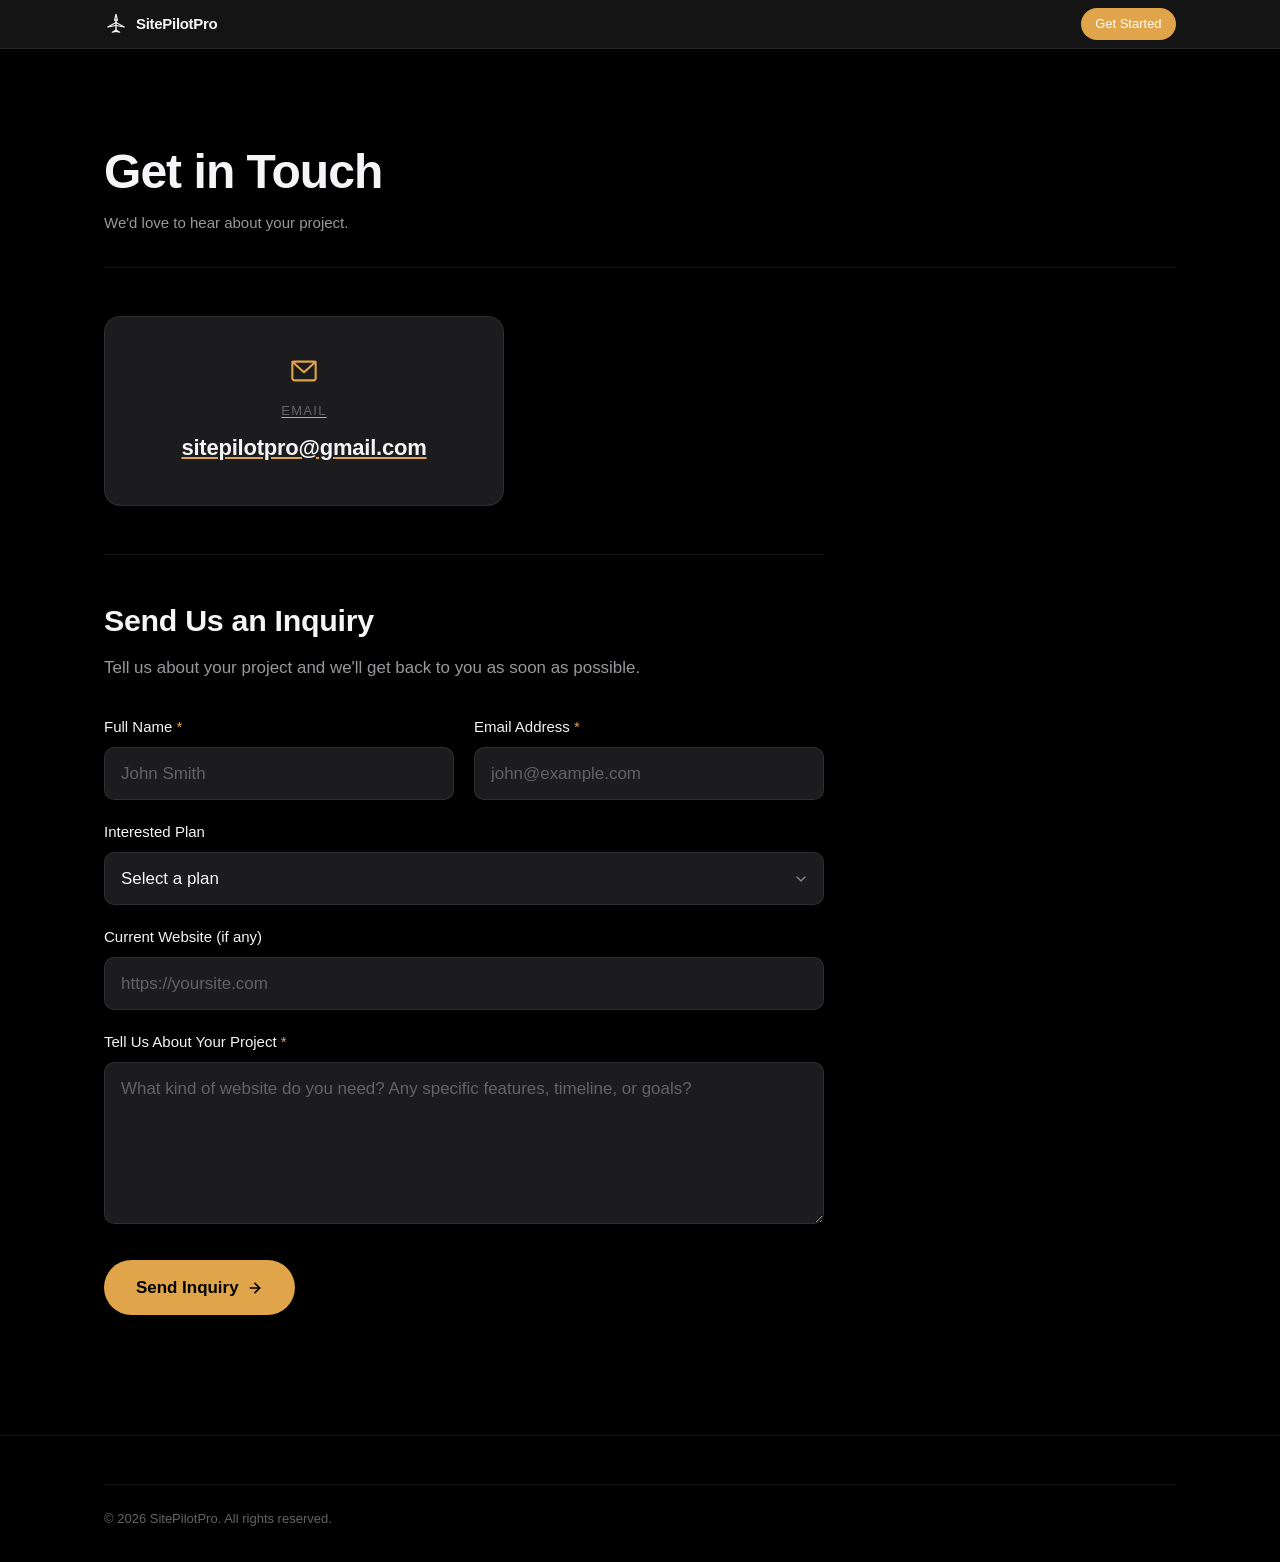
<file: contact.html>
<!DOCTYPE html>
<html lang="en" data-theme="dark">
<head>
<!--
   ______                            __
  / ____/___  ____ ___  ____  __  __/ /____  _____
 / /   / __ \/ __ `__ \/ __ \/ / / / __/ _ \/ ___/
/ /___/ /_/ / / / / / / /_/ / /_/ / /_/  __/ /
\____/\____/_/ /_/ /_/ .___/\__,_/\__/\___/_/
                    /_/
        Created with Perplexity Computer
        https://www.perplexity.ai/computer
-->
<meta name="generator" content="Perplexity Computer">
<meta name="author" content="Perplexity Computer">
<meta property="og:see_also" content="https://www.perplexity.ai/computer">
<link rel="author" href="https://www.perplexity.ai/computer">

<meta charset="UTF-8">
<meta name="viewport" content="width=device-width, initial-scale=1.0">
<title>Contact SitePilotPro — Get a Free Web Design Consultation</title>
<meta name="description" content="Contact SitePilotPro for professional web design services. Send us an inquiry or email sitepilotpro@gmail.com. Free consultations available.">
<link rel="canonical" href="https://sitepilotpro.org/contact.html">

<!-- Open Graph -->
<meta property="og:type" content="website">
<meta property="og:title" content="Contact SitePilotPro — Get a Free Web Design Consultation">
<meta property="og:description" content="Reach out for professional web design services. Send an inquiry or email sitepilotpro@gmail.com.">
<meta property="og:url" content="https://sitepilotpro.org/contact.html">
<meta property="og:site_name" content="SitePilotPro">

<!-- Twitter Card -->
<meta name="twitter:card" content="summary">
<meta name="twitter:title" content="Contact SitePilotPro — Get a Free Web Design Consultation">
<meta name="twitter:description" content="Reach out for professional web design services. Free consultations available.">

<!-- Structured Data: ContactPage + LocalBusiness -->
<script type="application/ld+json">
{
  "@context": "https://schema.org",
  "@type": "ContactPage",
  "name": "Contact SitePilotPro",
  "url": "https://sitepilotpro.org/contact.html",
  "mainEntity": {
    "@type": "ProfessionalService",
    "name": "SitePilotPro",
    "url": "https://sitepilotpro.org",
    "email": "sitepilotpro@gmail.com",
    "description": "Premium web design and development services for businesses. Custom websites, e-commerce, SEO optimization, and ongoing support.",
    "priceRange": "$500 - $4,000+",
    "areaServed": "Worldwide",
    "serviceType": ["Web Design", "Web Development", "E-Commerce", "SEO", "Landing Pages"],
    "contactPoint": {
      "@type": "ContactPoint",
      "email": "sitepilotpro@gmail.com",
      "contactType": "sales",
      "availableLanguage": "English"
    },
    "creator": {
      "@type": "SoftwareApplication",
      "name": "Perplexity Computer",
      "url": "https://www.perplexity.ai/computer"
    }
  }
}
</script>

<link rel="stylesheet" href="./base.css">
<link rel="stylesheet" href="./style.css">
</head>
<body>

<nav class="nav" role="navigation" aria-label="Primary navigation">
  <div class="nav__inner">
    <a href="./index.html" class="nav__logo" aria-label="SitePilotPro home">
      <svg width="28" height="28" viewBox="0 0 32 32" fill="none" aria-hidden="true">
        <path d="M16 3L18 11H14L16 3Z" fill="currentColor" opacity="0.15"/>
        <path d="M16 3L18 11H14L16 3Z" stroke="currentColor" stroke-width="1.5" stroke-linejoin="round"/>
        <line x1="16" y1="10" x2="16" y2="26" stroke="currentColor" stroke-width="1.8" stroke-linecap="round"/>
        <path d="M16 14L5 20L16 18" stroke="currentColor" stroke-width="1.6" stroke-linecap="round" stroke-linejoin="round"/>
        <path d="M16 14L27 20L16 18" stroke="currentColor" stroke-width="1.6" stroke-linecap="round" stroke-linejoin="round"/>
        <path d="M16 24L11 27L16 26" stroke="currentColor" stroke-width="1.4" stroke-linecap="round" stroke-linejoin="round"/>
        <path d="M16 24L21 27L16 26" stroke="currentColor" stroke-width="1.4" stroke-linecap="round" stroke-linejoin="round"/>
      </svg>
      SitePilotPro
    </a>
    <div class="nav__actions">
      <a href="./index.html#pricing" class="nav__cta">Get Started</a>
    </div>
  </div>
</nav>

<main class="legal">
  <div class="container">
    <div class="legal__header">
      <h1 class="legal__title">Get in Touch</h1>
      <p class="legal__date">We'd love to hear about your project.</p>
    </div>

    <div class="legal__content">

      <!-- Contact Cards -->
      <section class="contact-cards" aria-label="Contact information">
        <a href="mailto:sitepilotpro@gmail.com" class="contact-card">
          <div class="contact-card__icon">
            <svg width="28" height="28" viewBox="0 0 24 24" fill="none" stroke="currentColor" stroke-width="1.8" stroke-linecap="round" stroke-linejoin="round" aria-hidden="true">
              <rect x="2" y="4" width="20" height="16" rx="2"/>
              <path d="M22 4L12 13L2 4"/>
            </svg>
          </div>
          <div class="contact-card__label">Email</div>
          <div class="contact-card__value">sitepilotpro@gmail.com</div>
        </a>


      </section>

      <!-- Inquiry Form -->
      <section class="contact-form-section" aria-label="Send an inquiry">
        <h2>Send Us an Inquiry</h2>
        <p>Tell us about your project and we'll get back to you as soon as possible.</p>

        <form name="inquiry" method="POST" data-netlify="true" netlify-honeypot="bot-field" class="contact-form" action="/success.html">
          <input type="hidden" name="form-name" value="inquiry">
          <!-- Honeypot field for spam prevention (hidden from users) -->
          <p class="visually-hidden" aria-hidden="true">
            <label>Don't fill this out: <input name="bot-field"></label>
          </p>

          <div class="form-row">
            <div class="form-group">
              <label for="name" class="form-label">Full Name <span aria-hidden="true">*</span></label>
              <input type="text" id="name" name="name" required autocomplete="name" placeholder="John Smith" class="form-input">
            </div>
            <div class="form-group">
              <label for="email" class="form-label">Email Address <span aria-hidden="true">*</span></label>
              <input type="email" id="email" name="email" required autocomplete="email" placeholder="john@example.com" class="form-input">
            </div>
          </div>

          <div class="form-group">
            <label for="plan" class="form-label">Interested Plan</label>
            <select id="plan" name="plan" class="form-input form-select">
              <option value="" disabled selected>Select a plan</option>
              <option value="Scout ($500 setup)">Scout — $500 setup + $75/mo</option>
              <option value="Voyager ($1,000 setup)">Voyager — $1,000 setup + $50/wk</option>
              <option value="Explorer ($4,000 setup)">Explorer — $4,000 setup + $100/wk</option>
              <option value="Not sure yet">Not sure yet</option>
            </select>
          </div>

          <div class="form-group">
            <label for="website" class="form-label">Current Website (if any)</label>
            <input type="url" id="website" name="website" autocomplete="url" placeholder="https://yoursite.com" class="form-input">
          </div>

          <div class="form-group">
            <label for="message" class="form-label">Tell Us About Your Project <span aria-hidden="true">*</span></label>
            <textarea id="message" name="message" required rows="5" placeholder="What kind of website do you need? Any specific features, timeline, or goals?" class="form-input form-textarea"></textarea>
          </div>

          <button type="submit" class="btn btn--primary form-submit">
            Send Inquiry
            <svg width="16" height="16" viewBox="0 0 24 24" fill="none" stroke="currentColor" stroke-width="2.5" stroke-linecap="round" stroke-linejoin="round" aria-hidden="true"><path d="M5 12h14"/><path d="m12 5 7 7-7 7"/></svg>
          </button>
        </form>
      </section>

    </div>
  </div>
</main>

<footer class="footer">
  <div class="container">
    <div class="footer__bottom">
      <div class="footer__copyright">&copy; 2026 SitePilotPro. All rights reserved.</div>

    </div>
  </div>
</footer>

</body>
</html>
</file>
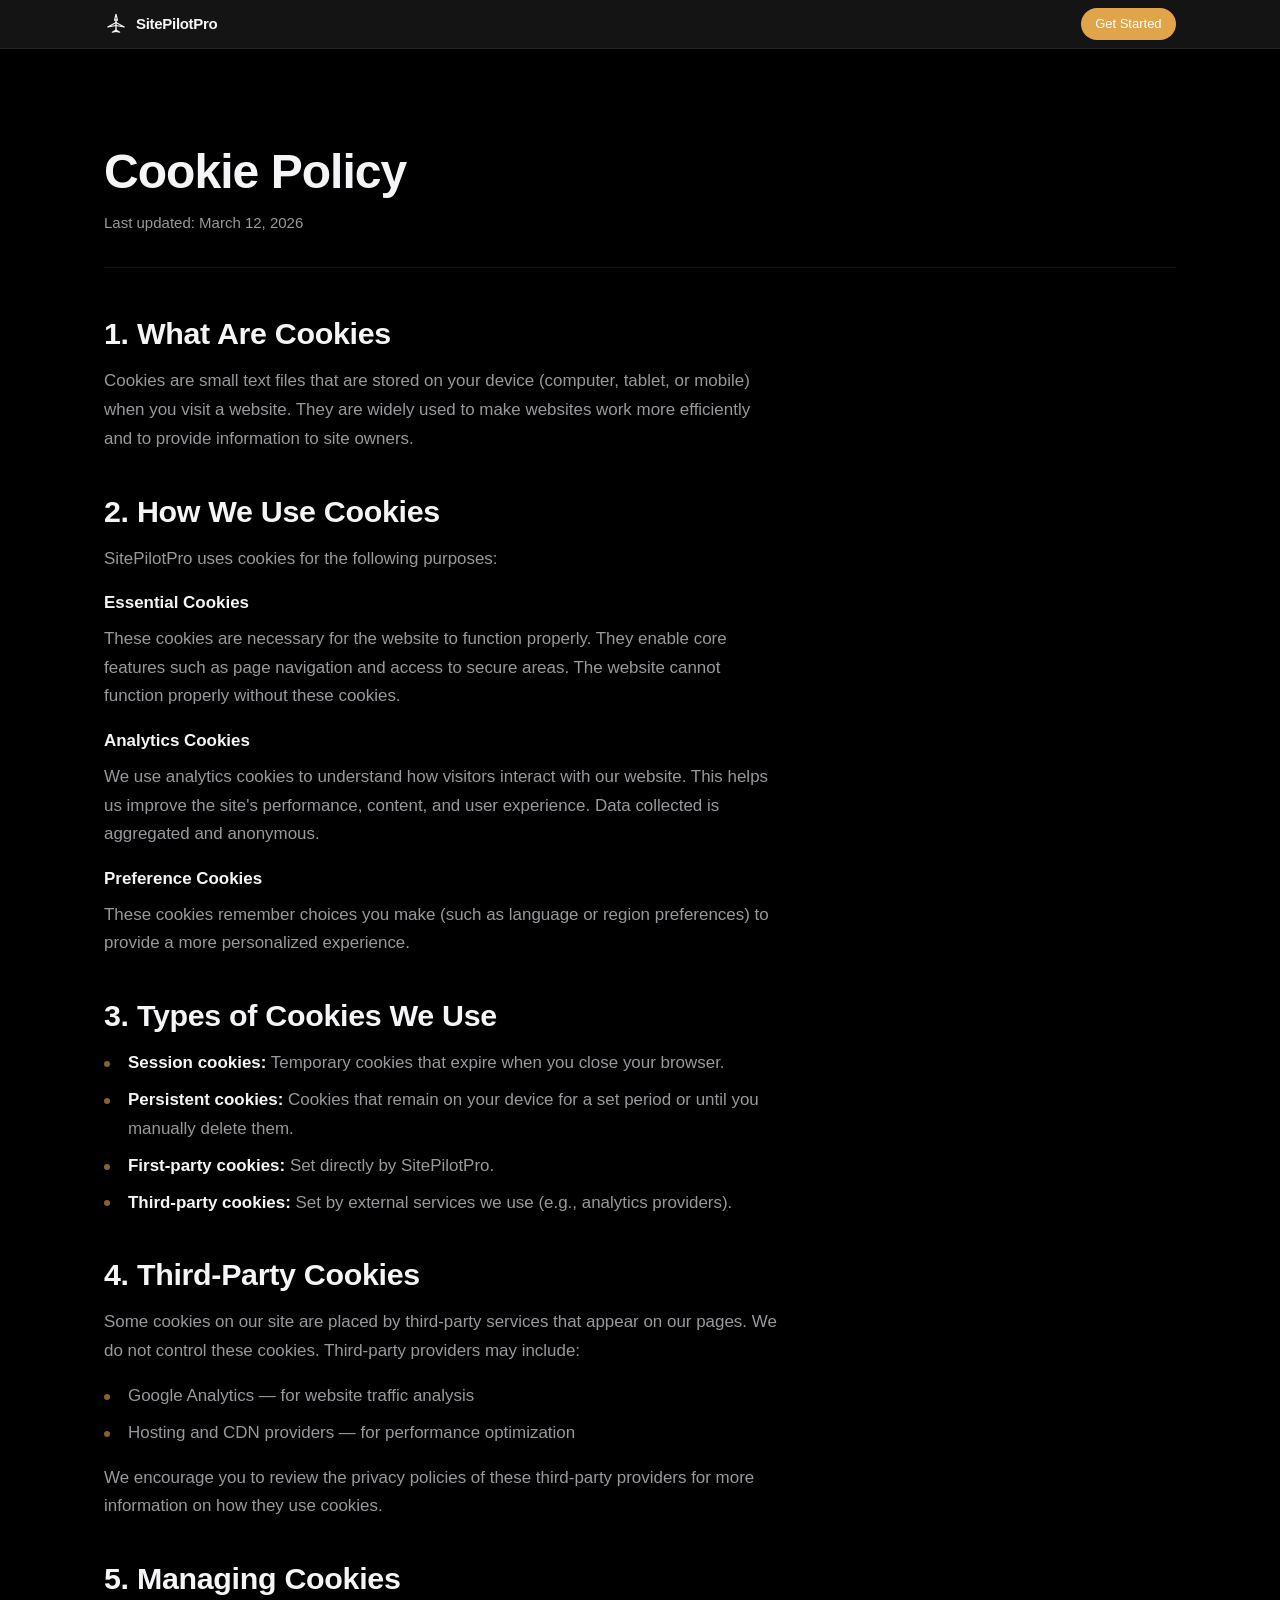
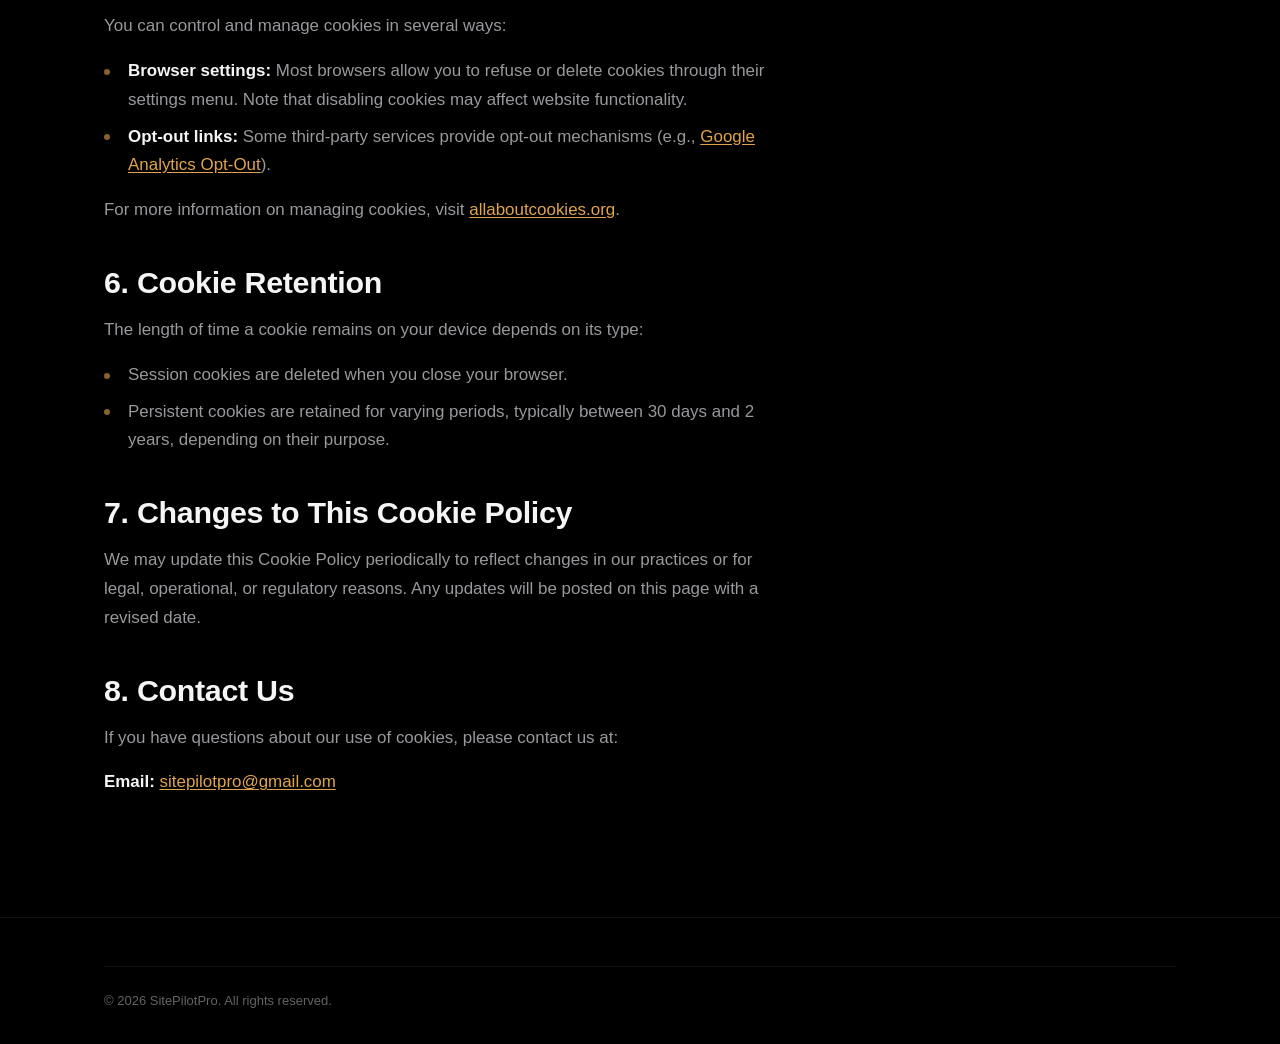
<file: cookies.html>
<!DOCTYPE html>
<html lang="en" data-theme="dark">
<head>
<!--
   ______                            __
  / ____/___  ____ ___  ____  __  __/ /____  _____
 / /   / __ \/ __ `__ \/ __ \/ / / / __/ _ \/ ___/
/ /___/ /_/ / / / / / / /_/ / /_/ / /_/  __/ /
\____/\____/_/ /_/ /_/ .___/\__,_/\__/\___/_/
                    /_/
        Created with Perplexity Computer
        https://www.perplexity.ai/computer
-->
<meta name="generator" content="Perplexity Computer">
<meta name="author" content="Perplexity Computer">
<meta property="og:see_also" content="https://www.perplexity.ai/computer">
<link rel="author" href="https://www.perplexity.ai/computer">

<meta charset="UTF-8">
<meta name="viewport" content="width=device-width, initial-scale=1.0">
<title>Cookie Policy — SitePilotPro</title>
<meta name="description" content="SitePilotPro Cookie Policy — how we use cookies and similar tracking technologies on our website.">
<link rel="stylesheet" href="./base.css">
<link rel="stylesheet" href="./style.css">
</head>
<body>

<nav class="nav" role="navigation" aria-label="Primary navigation">
  <div class="nav__inner">
    <a href="./index.html" class="nav__logo" aria-label="SitePilotPro home">
      <svg width="28" height="28" viewBox="0 0 32 32" fill="none" aria-hidden="true">
        <path d="M16 3L18 11H14L16 3Z" fill="currentColor" opacity="0.15"/>
        <path d="M16 3L18 11H14L16 3Z" stroke="currentColor" stroke-width="1.5" stroke-linejoin="round"/>
        <line x1="16" y1="10" x2="16" y2="26" stroke="currentColor" stroke-width="1.8" stroke-linecap="round"/>
        <path d="M16 14L5 20L16 18" stroke="currentColor" stroke-width="1.6" stroke-linecap="round" stroke-linejoin="round"/>
        <path d="M16 14L27 20L16 18" stroke="currentColor" stroke-width="1.6" stroke-linecap="round" stroke-linejoin="round"/>
        <path d="M16 24L11 27L16 26" stroke="currentColor" stroke-width="1.4" stroke-linecap="round" stroke-linejoin="round"/>
        <path d="M16 24L21 27L16 26" stroke="currentColor" stroke-width="1.4" stroke-linecap="round" stroke-linejoin="round"/>
      </svg>
      SitePilotPro
    </a>
    <div class="nav__actions">
      <a href="./index.html#pricing" class="nav__cta">Get Started</a>
    </div>
  </div>
</nav>

<main class="legal">
  <div class="container">
    <div class="legal__header">
      <h1 class="legal__title">Cookie Policy</h1>
      <p class="legal__date">Last updated: March 12, 2026</p>
    </div>

    <div class="legal__content">
      <section>
        <h2>1. What Are Cookies</h2>
        <p>Cookies are small text files that are stored on your device (computer, tablet, or mobile) when you visit a website. They are widely used to make websites work more efficiently and to provide information to site owners.</p>
      </section>

      <section>
        <h2>2. How We Use Cookies</h2>
        <p>SitePilotPro uses cookies for the following purposes:</p>
        <h3>Essential Cookies</h3>
        <p>These cookies are necessary for the website to function properly. They enable core features such as page navigation and access to secure areas. The website cannot function properly without these cookies.</p>
        <h3>Analytics Cookies</h3>
        <p>We use analytics cookies to understand how visitors interact with our website. This helps us improve the site's performance, content, and user experience. Data collected is aggregated and anonymous.</p>
        <h3>Preference Cookies</h3>
        <p>These cookies remember choices you make (such as language or region preferences) to provide a more personalized experience.</p>
      </section>

      <section>
        <h2>3. Types of Cookies We Use</h2>
        <ul>
          <li><strong>Session cookies:</strong> Temporary cookies that expire when you close your browser.</li>
          <li><strong>Persistent cookies:</strong> Cookies that remain on your device for a set period or until you manually delete them.</li>
          <li><strong>First-party cookies:</strong> Set directly by SitePilotPro.</li>
          <li><strong>Third-party cookies:</strong> Set by external services we use (e.g., analytics providers).</li>
        </ul>
      </section>

      <section>
        <h2>4. Third-Party Cookies</h2>
        <p>Some cookies on our site are placed by third-party services that appear on our pages. We do not control these cookies. Third-party providers may include:</p>
        <ul>
          <li>Google Analytics — for website traffic analysis</li>
          <li>Hosting and CDN providers — for performance optimization</li>
        </ul>
        <p>We encourage you to review the privacy policies of these third-party providers for more information on how they use cookies.</p>
      </section>

      <section>
        <h2>5. Managing Cookies</h2>
        <p>You can control and manage cookies in several ways:</p>
        <ul>
          <li><strong>Browser settings:</strong> Most browsers allow you to refuse or delete cookies through their settings menu. Note that disabling cookies may affect website functionality.</li>
          <li><strong>Opt-out links:</strong> Some third-party services provide opt-out mechanisms (e.g., <a href="https://tools.google.com/dlpage/gaoptout" target="_blank" rel="noopener noreferrer">Google Analytics Opt-Out</a>).</li>
        </ul>
        <p>For more information on managing cookies, visit <a href="https://www.allaboutcookies.org" target="_blank" rel="noopener noreferrer">allaboutcookies.org</a>.</p>
      </section>

      <section>
        <h2>6. Cookie Retention</h2>
        <p>The length of time a cookie remains on your device depends on its type:</p>
        <ul>
          <li>Session cookies are deleted when you close your browser.</li>
          <li>Persistent cookies are retained for varying periods, typically between 30 days and 2 years, depending on their purpose.</li>
        </ul>
      </section>

      <section>
        <h2>7. Changes to This Cookie Policy</h2>
        <p>We may update this Cookie Policy periodically to reflect changes in our practices or for legal, operational, or regulatory reasons. Any updates will be posted on this page with a revised date.</p>
      </section>

      <section>
        <h2>8. Contact Us</h2>
        <p>If you have questions about our use of cookies, please contact us at:</p>
        <p><strong>Email:</strong> <a href="mailto:sitepilotpro@gmail.com">sitepilotpro@gmail.com</a></p>
      </section>
    </div>
  </div>
</main>

<footer class="footer">
  <div class="container">
    <div class="footer__bottom">
      <div class="footer__copyright">&copy; 2026 SitePilotPro. All rights reserved.</div>

    </div>
  </div>
</footer>

</body>
</html>
</file>
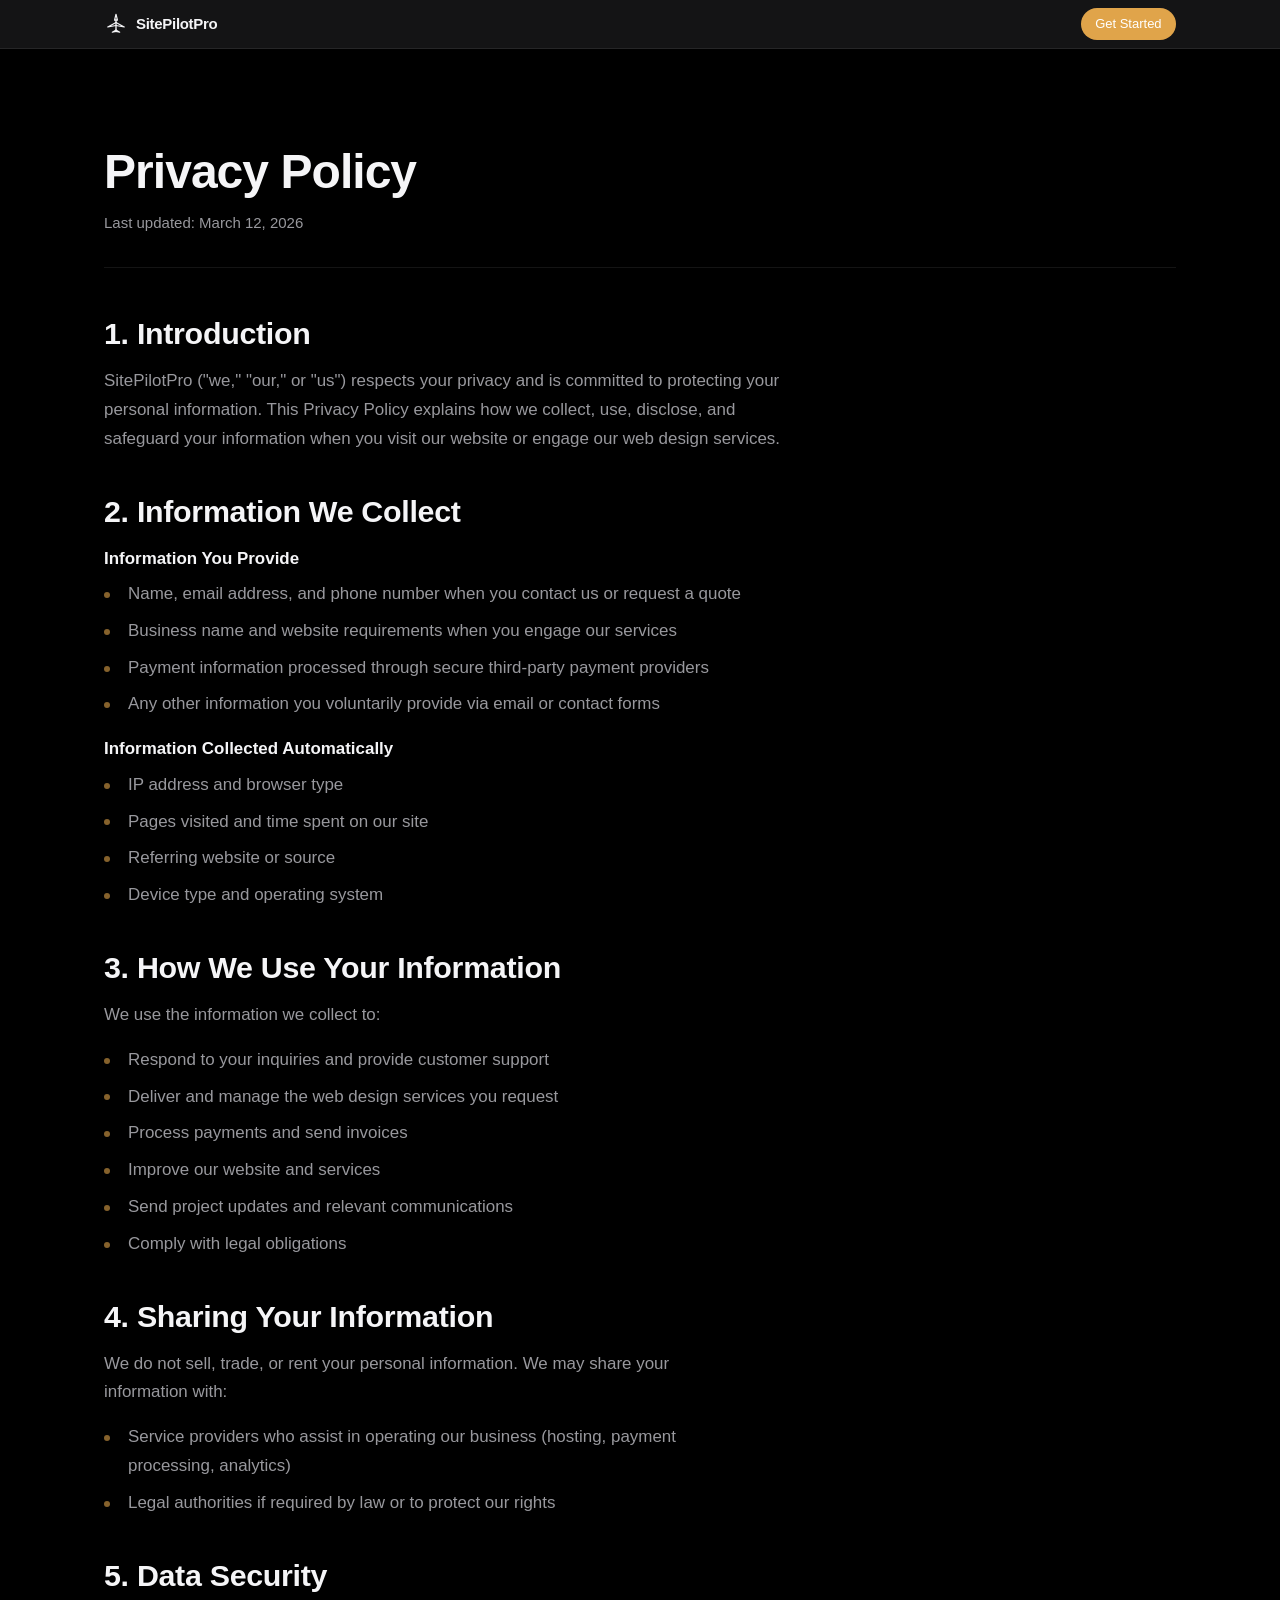
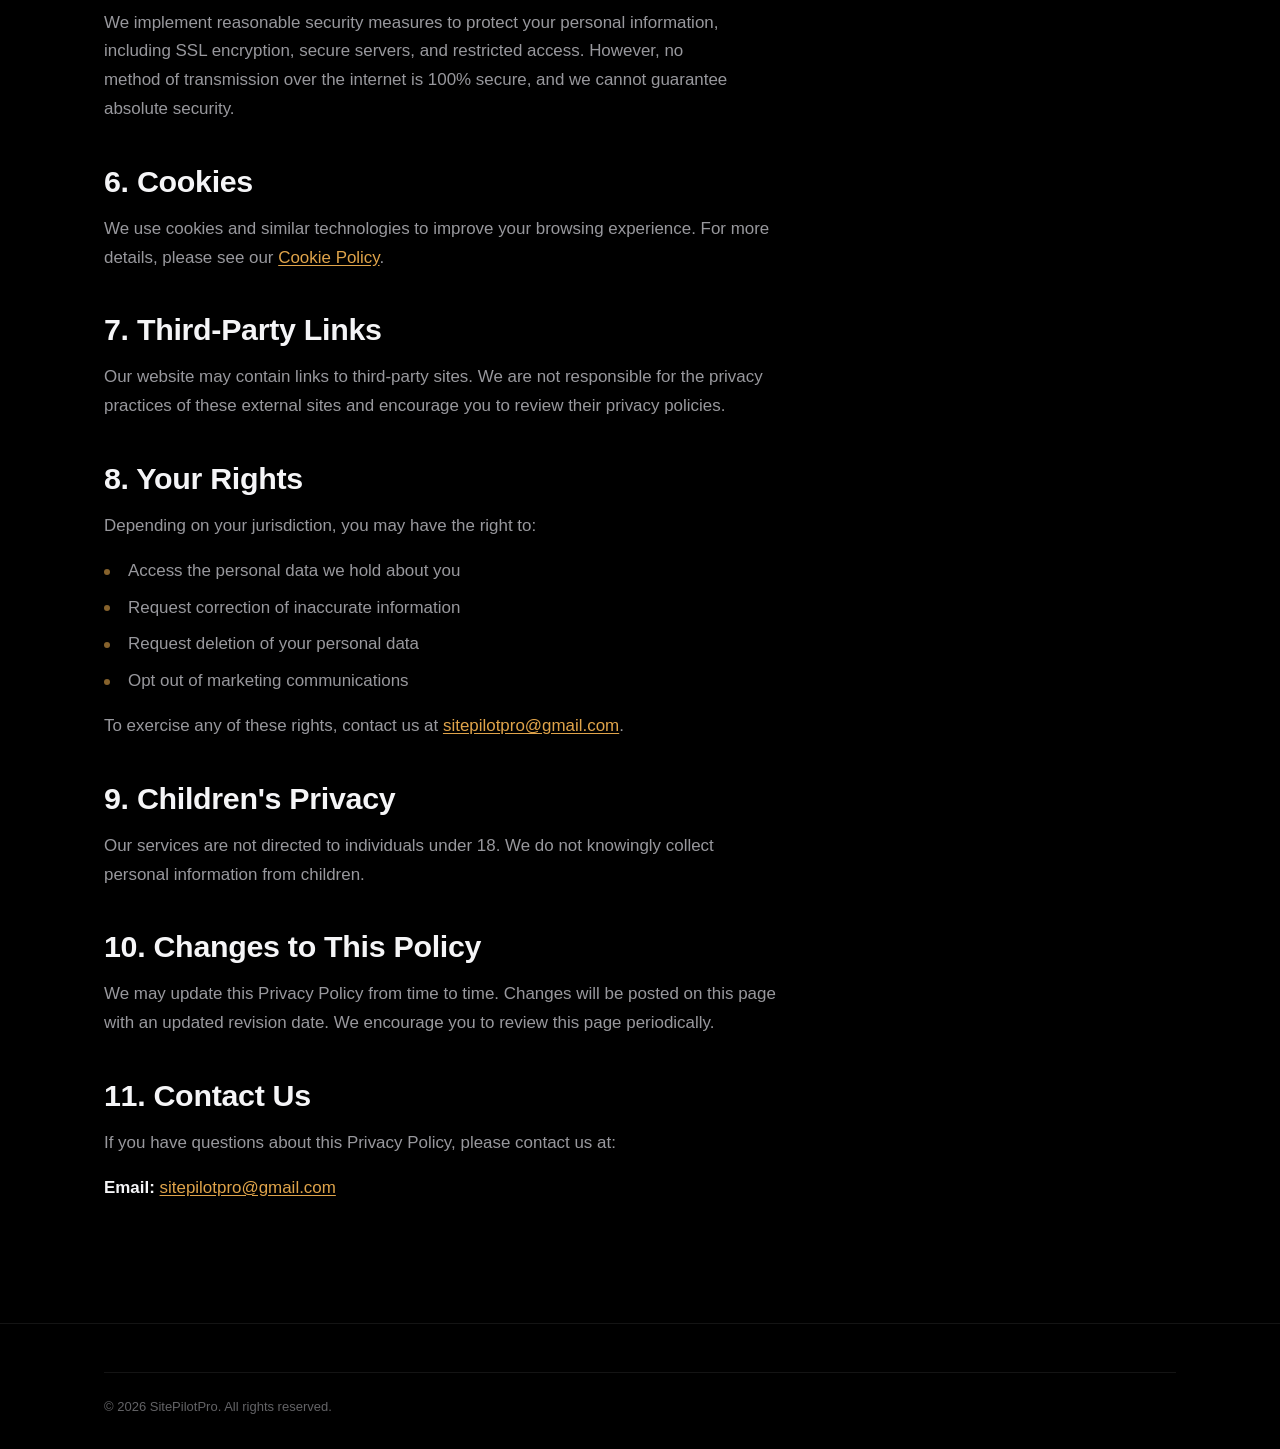
<file: privacy.html>
<!DOCTYPE html>
<html lang="en" data-theme="dark">
<head>
<!--
   ______                            __
  / ____/___  ____ ___  ____  __  __/ /____  _____
 / /   / __ \/ __ `__ \/ __ \/ / / / __/ _ \/ ___/
/ /___/ /_/ / / / / / / /_/ / /_/ / /_/  __/ /
\____/\____/_/ /_/ /_/ .___/\__,_/\__/\___/_/
                    /_/
        Created with Perplexity Computer
        https://www.perplexity.ai/computer
-->
<meta name="generator" content="Perplexity Computer">
<meta name="author" content="Perplexity Computer">
<meta property="og:see_also" content="https://www.perplexity.ai/computer">
<link rel="author" href="https://www.perplexity.ai/computer">

<meta charset="UTF-8">
<meta name="viewport" content="width=device-width, initial-scale=1.0">
<title>Privacy Policy — SitePilotPro</title>
<meta name="description" content="SitePilotPro Privacy Policy — how we collect, use, and protect your personal information.">
<link rel="stylesheet" href="./base.css">
<link rel="stylesheet" href="./style.css">
</head>
<body>

<nav class="nav" role="navigation" aria-label="Primary navigation">
  <div class="nav__inner">
    <a href="./index.html" class="nav__logo" aria-label="SitePilotPro home">
      <svg width="28" height="28" viewBox="0 0 32 32" fill="none" aria-hidden="true">
        <path d="M16 3L18 11H14L16 3Z" fill="currentColor" opacity="0.15"/>
        <path d="M16 3L18 11H14L16 3Z" stroke="currentColor" stroke-width="1.5" stroke-linejoin="round"/>
        <line x1="16" y1="10" x2="16" y2="26" stroke="currentColor" stroke-width="1.8" stroke-linecap="round"/>
        <path d="M16 14L5 20L16 18" stroke="currentColor" stroke-width="1.6" stroke-linecap="round" stroke-linejoin="round"/>
        <path d="M16 14L27 20L16 18" stroke="currentColor" stroke-width="1.6" stroke-linecap="round" stroke-linejoin="round"/>
        <path d="M16 24L11 27L16 26" stroke="currentColor" stroke-width="1.4" stroke-linecap="round" stroke-linejoin="round"/>
        <path d="M16 24L21 27L16 26" stroke="currentColor" stroke-width="1.4" stroke-linecap="round" stroke-linejoin="round"/>
      </svg>
      SitePilotPro
    </a>
    <div class="nav__actions">
      <a href="./index.html#pricing" class="nav__cta">Get Started</a>
    </div>
  </div>
</nav>

<main class="legal">
  <div class="container">
    <div class="legal__header">
      <h1 class="legal__title">Privacy Policy</h1>
      <p class="legal__date">Last updated: March 12, 2026</p>
    </div>

    <div class="legal__content">
      <section>
        <h2>1. Introduction</h2>
        <p>SitePilotPro ("we," "our," or "us") respects your privacy and is committed to protecting your personal information. This Privacy Policy explains how we collect, use, disclose, and safeguard your information when you visit our website or engage our web design services.</p>
      </section>

      <section>
        <h2>2. Information We Collect</h2>
        <h3>Information You Provide</h3>
        <ul>
          <li>Name, email address, and phone number when you contact us or request a quote</li>
          <li>Business name and website requirements when you engage our services</li>
          <li>Payment information processed through secure third-party payment providers</li>
          <li>Any other information you voluntarily provide via email or contact forms</li>
        </ul>
        <h3>Information Collected Automatically</h3>
        <ul>
          <li>IP address and browser type</li>
          <li>Pages visited and time spent on our site</li>
          <li>Referring website or source</li>
          <li>Device type and operating system</li>
        </ul>
      </section>

      <section>
        <h2>3. How We Use Your Information</h2>
        <p>We use the information we collect to:</p>
        <ul>
          <li>Respond to your inquiries and provide customer support</li>
          <li>Deliver and manage the web design services you request</li>
          <li>Process payments and send invoices</li>
          <li>Improve our website and services</li>
          <li>Send project updates and relevant communications</li>
          <li>Comply with legal obligations</li>
        </ul>
      </section>

      <section>
        <h2>4. Sharing Your Information</h2>
        <p>We do not sell, trade, or rent your personal information. We may share your information with:</p>
        <ul>
          <li>Service providers who assist in operating our business (hosting, payment processing, analytics)</li>
          <li>Legal authorities if required by law or to protect our rights</li>
        </ul>
      </section>

      <section>
        <h2>5. Data Security</h2>
        <p>We implement reasonable security measures to protect your personal information, including SSL encryption, secure servers, and restricted access. However, no method of transmission over the internet is 100% secure, and we cannot guarantee absolute security.</p>
      </section>

      <section>
        <h2>6. Cookies</h2>
        <p>We use cookies and similar technologies to improve your browsing experience. For more details, please see our <a href="./cookies.html">Cookie Policy</a>.</p>
      </section>

      <section>
        <h2>7. Third-Party Links</h2>
        <p>Our website may contain links to third-party sites. We are not responsible for the privacy practices of these external sites and encourage you to review their privacy policies.</p>
      </section>

      <section>
        <h2>8. Your Rights</h2>
        <p>Depending on your jurisdiction, you may have the right to:</p>
        <ul>
          <li>Access the personal data we hold about you</li>
          <li>Request correction of inaccurate information</li>
          <li>Request deletion of your personal data</li>
          <li>Opt out of marketing communications</li>
        </ul>
        <p>To exercise any of these rights, contact us at <a href="mailto:sitepilotpro@gmail.com">sitepilotpro@gmail.com</a>.</p>
      </section>

      <section>
        <h2>9. Children's Privacy</h2>
        <p>Our services are not directed to individuals under 18. We do not knowingly collect personal information from children.</p>
      </section>

      <section>
        <h2>10. Changes to This Policy</h2>
        <p>We may update this Privacy Policy from time to time. Changes will be posted on this page with an updated revision date. We encourage you to review this page periodically.</p>
      </section>

      <section>
        <h2>11. Contact Us</h2>
        <p>If you have questions about this Privacy Policy, please contact us at:</p>
        <p><strong>Email:</strong> <a href="mailto:sitepilotpro@gmail.com">sitepilotpro@gmail.com</a></p>
      </section>
    </div>
  </div>
</main>

<footer class="footer">
  <div class="container">
    <div class="footer__bottom">
      <div class="footer__copyright">&copy; 2026 SitePilotPro. All rights reserved.</div>

    </div>
  </div>
</footer>

</body>
</html>
</file>
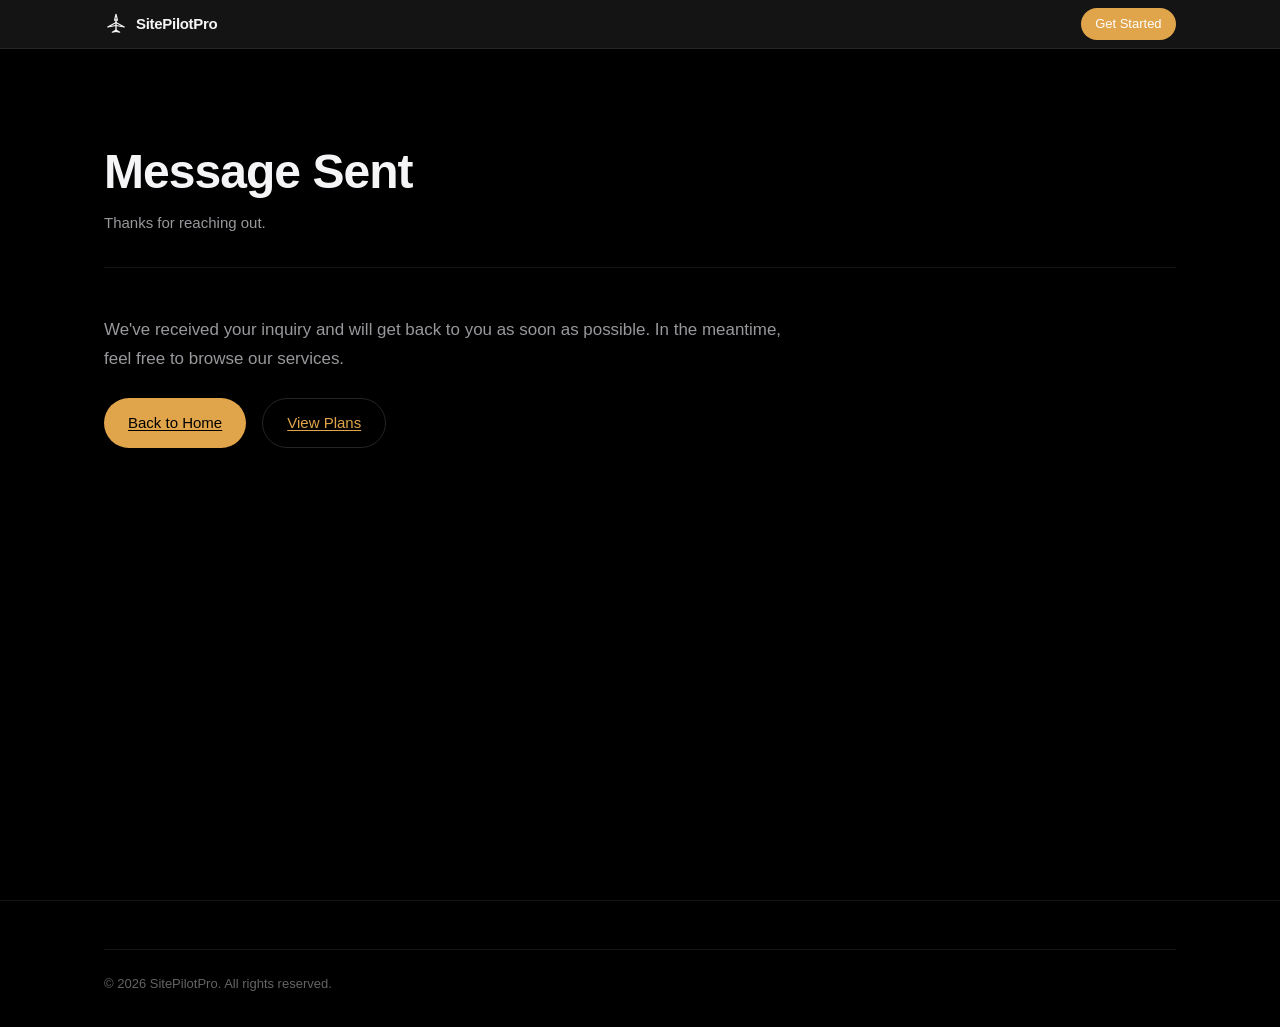
<file: success.html>
<!DOCTYPE html>
<html lang="en" data-theme="dark">
<head>
<!--
   ______                            __
  / ____/___  ____ ___  ____  __  __/ /____  _____
 / /   / __ \/ __ `__ \/ __ \/ / / / __/ _ \/ ___/
/ /___/ /_/ / / / / / / /_/ / /_/ / /_/  __/ /
\____/\____/_/ /_/ /_/ .___/\__,_/\__/\___/_/
                    /_/
        Created with Perplexity Computer
        https://www.perplexity.ai/computer
-->
<meta name="generator" content="Perplexity Computer">
<meta name="author" content="Perplexity Computer">
<meta property="og:see_also" content="https://www.perplexity.ai/computer">
<link rel="author" href="https://www.perplexity.ai/computer">

<meta charset="UTF-8">
<meta name="viewport" content="width=device-width, initial-scale=1.0">
<title>Message Sent — SitePilotPro</title>
<meta name="robots" content="noindex">
<link rel="stylesheet" href="./base.css">
<link rel="stylesheet" href="./style.css">
</head>
<body>

<nav class="nav" role="navigation" aria-label="Primary navigation">
  <div class="nav__inner">
    <a href="./index.html" class="nav__logo" aria-label="SitePilotPro home">
      <svg width="28" height="28" viewBox="0 0 32 32" fill="none" aria-hidden="true">
        <path d="M16 3L18 11H14L16 3Z" fill="currentColor" opacity="0.15"/>
        <path d="M16 3L18 11H14L16 3Z" stroke="currentColor" stroke-width="1.5" stroke-linejoin="round"/>
        <line x1="16" y1="10" x2="16" y2="26" stroke="currentColor" stroke-width="1.8" stroke-linecap="round"/>
        <path d="M16 14L5 20L16 18" stroke="currentColor" stroke-width="1.6" stroke-linecap="round" stroke-linejoin="round"/>
        <path d="M16 14L27 20L16 18" stroke="currentColor" stroke-width="1.6" stroke-linecap="round" stroke-linejoin="round"/>
        <path d="M16 24L11 27L16 26" stroke="currentColor" stroke-width="1.4" stroke-linecap="round" stroke-linejoin="round"/>
        <path d="M16 24L21 27L16 26" stroke="currentColor" stroke-width="1.4" stroke-linecap="round" stroke-linejoin="round"/>
      </svg>
      SitePilotPro
    </a>
    <div class="nav__actions">
      <a href="./index.html#pricing" class="nav__cta">Get Started</a>
    </div>
  </div>
</nav>

<main class="legal">
  <div class="container">
    <div class="legal__header">
      <h1 class="legal__title">Message Sent</h1>
      <p class="legal__date">Thanks for reaching out.</p>
    </div>

    <div class="legal__content">
      <section>
        <p>We've received your inquiry and will get back to you as soon as possible. In the meantime, feel free to browse our services.</p>
        <p style="margin-top: var(--space-6); display: flex; gap: var(--space-4); flex-wrap: wrap;">
          <a href="./index.html" class="btn btn--primary" style="display: inline-flex; color: #000;">Back to Home</a>
          <a href="./index.html#pricing" class="btn btn--secondary" style="display: inline-flex;">View Plans</a>
        </p>
      </section>
    </div>
  </div>
</main>

<footer class="footer">
  <div class="container">
    <div class="footer__bottom">
      <div class="footer__copyright">&copy; 2026 SitePilotPro. All rights reserved.</div>

    </div>
  </div>
</footer>

</body>
</html>
</file>
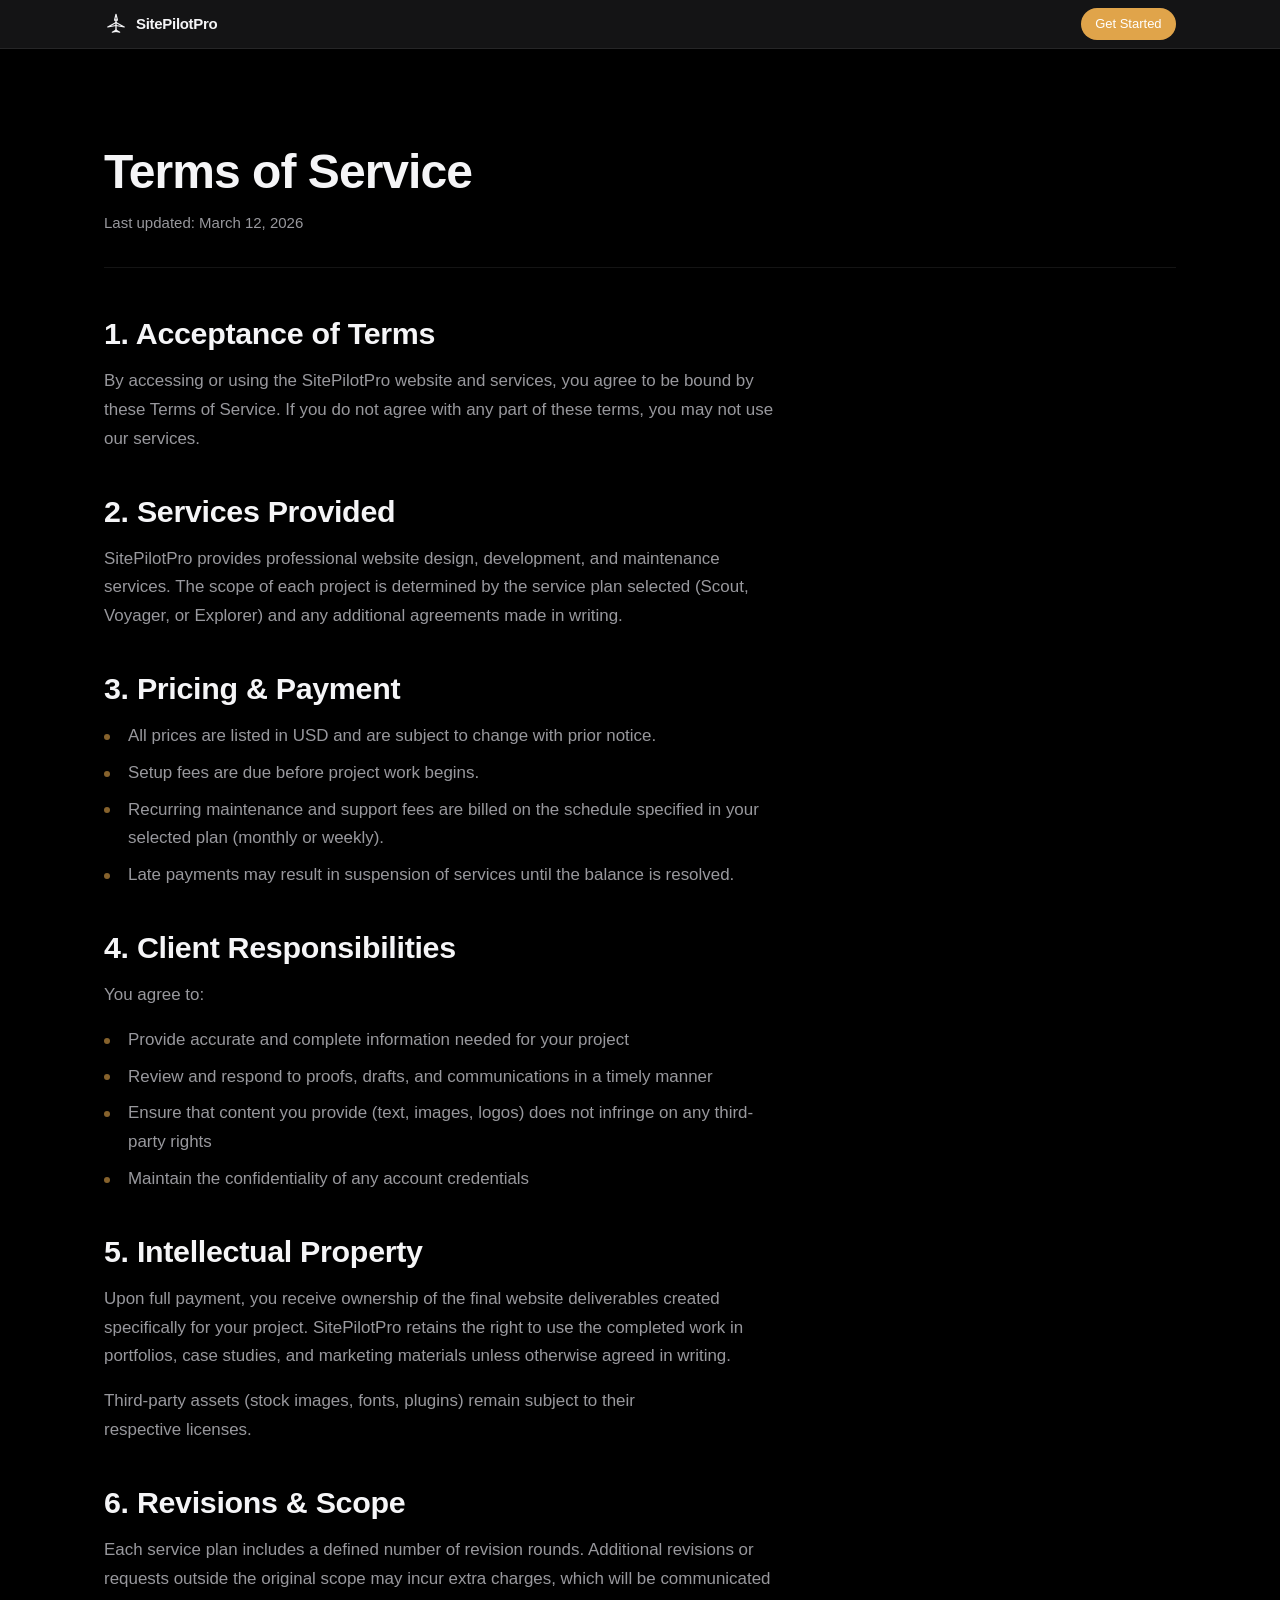
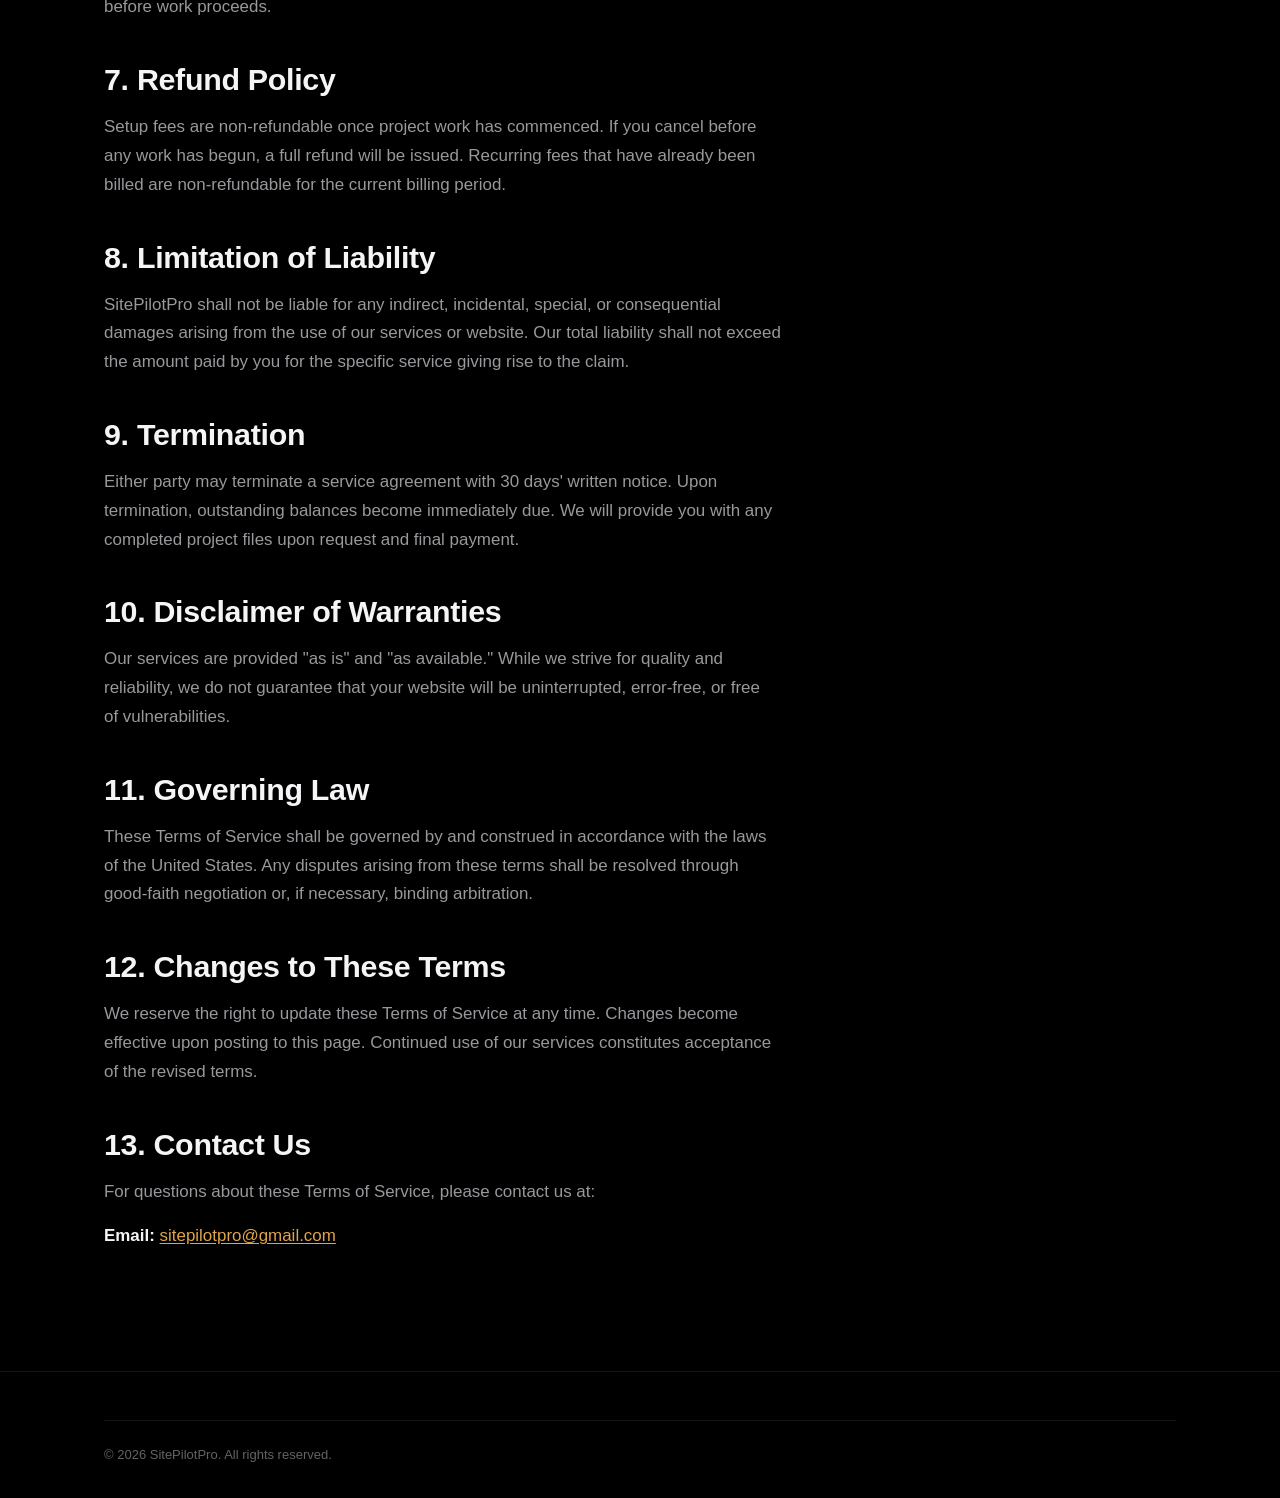
<file: terms.html>
<!DOCTYPE html>
<html lang="en" data-theme="dark">
<head>
<!--
   ______                            __
  / ____/___  ____ ___  ____  __  __/ /____  _____
 / /   / __ \/ __ `__ \/ __ \/ / / / __/ _ \/ ___/
/ /___/ /_/ / / / / / / /_/ / /_/ / /_/  __/ /
\____/\____/_/ /_/ /_/ .___/\__,_/\__/\___/_/
                    /_/
        Created with Perplexity Computer
        https://www.perplexity.ai/computer
-->
<meta name="generator" content="Perplexity Computer">
<meta name="author" content="Perplexity Computer">
<meta property="og:see_also" content="https://www.perplexity.ai/computer">
<link rel="author" href="https://www.perplexity.ai/computer">

<meta charset="UTF-8">
<meta name="viewport" content="width=device-width, initial-scale=1.0">
<title>Terms of Service — SitePilotPro</title>
<meta name="description" content="SitePilotPro Terms of Service — the rules and conditions governing the use of our web design services.">
<link rel="stylesheet" href="./base.css">
<link rel="stylesheet" href="./style.css">
</head>
<body>

<nav class="nav" role="navigation" aria-label="Primary navigation">
  <div class="nav__inner">
    <a href="./index.html" class="nav__logo" aria-label="SitePilotPro home">
      <svg width="28" height="28" viewBox="0 0 32 32" fill="none" aria-hidden="true">
        <path d="M16 3L18 11H14L16 3Z" fill="currentColor" opacity="0.15"/>
        <path d="M16 3L18 11H14L16 3Z" stroke="currentColor" stroke-width="1.5" stroke-linejoin="round"/>
        <line x1="16" y1="10" x2="16" y2="26" stroke="currentColor" stroke-width="1.8" stroke-linecap="round"/>
        <path d="M16 14L5 20L16 18" stroke="currentColor" stroke-width="1.6" stroke-linecap="round" stroke-linejoin="round"/>
        <path d="M16 14L27 20L16 18" stroke="currentColor" stroke-width="1.6" stroke-linecap="round" stroke-linejoin="round"/>
        <path d="M16 24L11 27L16 26" stroke="currentColor" stroke-width="1.4" stroke-linecap="round" stroke-linejoin="round"/>
        <path d="M16 24L21 27L16 26" stroke="currentColor" stroke-width="1.4" stroke-linecap="round" stroke-linejoin="round"/>
      </svg>
      SitePilotPro
    </a>
    <div class="nav__actions">
      <a href="./index.html#pricing" class="nav__cta">Get Started</a>
    </div>
  </div>
</nav>

<main class="legal">
  <div class="container">
    <div class="legal__header">
      <h1 class="legal__title">Terms of Service</h1>
      <p class="legal__date">Last updated: March 12, 2026</p>
    </div>

    <div class="legal__content">
      <section>
        <h2>1. Acceptance of Terms</h2>
        <p>By accessing or using the SitePilotPro website and services, you agree to be bound by these Terms of Service. If you do not agree with any part of these terms, you may not use our services.</p>
      </section>

      <section>
        <h2>2. Services Provided</h2>
        <p>SitePilotPro provides professional website design, development, and maintenance services. The scope of each project is determined by the service plan selected (Scout, Voyager, or Explorer) and any additional agreements made in writing.</p>
      </section>

      <section>
        <h2>3. Pricing &amp; Payment</h2>
        <ul>
          <li>All prices are listed in USD and are subject to change with prior notice.</li>
          <li>Setup fees are due before project work begins.</li>
          <li>Recurring maintenance and support fees are billed on the schedule specified in your selected plan (monthly or weekly).</li>
          <li>Late payments may result in suspension of services until the balance is resolved.</li>
        </ul>
      </section>

      <section>
        <h2>4. Client Responsibilities</h2>
        <p>You agree to:</p>
        <ul>
          <li>Provide accurate and complete information needed for your project</li>
          <li>Review and respond to proofs, drafts, and communications in a timely manner</li>
          <li>Ensure that content you provide (text, images, logos) does not infringe on any third-party rights</li>
          <li>Maintain the confidentiality of any account credentials</li>
        </ul>
      </section>

      <section>
        <h2>5. Intellectual Property</h2>
        <p>Upon full payment, you receive ownership of the final website deliverables created specifically for your project. SitePilotPro retains the right to use the completed work in portfolios, case studies, and marketing materials unless otherwise agreed in writing.</p>
        <p>Third-party assets (stock images, fonts, plugins) remain subject to their respective licenses.</p>
      </section>

      <section>
        <h2>6. Revisions &amp; Scope</h2>
        <p>Each service plan includes a defined number of revision rounds. Additional revisions or requests outside the original scope may incur extra charges, which will be communicated before work proceeds.</p>
      </section>

      <section>
        <h2>7. Refund Policy</h2>
        <p>Setup fees are non-refundable once project work has commenced. If you cancel before any work has begun, a full refund will be issued. Recurring fees that have already been billed are non-refundable for the current billing period.</p>
      </section>

      <section>
        <h2>8. Limitation of Liability</h2>
        <p>SitePilotPro shall not be liable for any indirect, incidental, special, or consequential damages arising from the use of our services or website. Our total liability shall not exceed the amount paid by you for the specific service giving rise to the claim.</p>
      </section>

      <section>
        <h2>9. Termination</h2>
        <p>Either party may terminate a service agreement with 30 days' written notice. Upon termination, outstanding balances become immediately due. We will provide you with any completed project files upon request and final payment.</p>
      </section>

      <section>
        <h2>10. Disclaimer of Warranties</h2>
        <p>Our services are provided "as is" and "as available." While we strive for quality and reliability, we do not guarantee that your website will be uninterrupted, error-free, or free of vulnerabilities.</p>
      </section>

      <section>
        <h2>11. Governing Law</h2>
        <p>These Terms of Service shall be governed by and construed in accordance with the laws of the United States. Any disputes arising from these terms shall be resolved through good-faith negotiation or, if necessary, binding arbitration.</p>
      </section>

      <section>
        <h2>12. Changes to These Terms</h2>
        <p>We reserve the right to update these Terms of Service at any time. Changes become effective upon posting to this page. Continued use of our services constitutes acceptance of the revised terms.</p>
      </section>

      <section>
        <h2>13. Contact Us</h2>
        <p>For questions about these Terms of Service, please contact us at:</p>
        <p><strong>Email:</strong> <a href="mailto:sitepilotpro@gmail.com">sitepilotpro@gmail.com</a></p>
      </section>
    </div>
  </div>
</main>

<footer class="footer">
  <div class="container">
    <div class="footer__bottom">
      <div class="footer__copyright">&copy; 2026 SitePilotPro. All rights reserved.</div>

    </div>
  </div>
</footer>

</body>
</html>
</file>
<file: base.css>
*, *::before, *::after { box-sizing: border-box; margin: 0; padding: 0; }

html {
  -moz-text-size-adjust: none;
  -webkit-text-size-adjust: none;
  text-size-adjust: none;
  -webkit-font-smoothing: antialiased;
  -moz-osx-font-smoothing: grayscale;
  text-rendering: optimizeLegibility;
  scroll-behavior: smooth;
  hanging-punctuation: first last;
  scroll-padding-top: 5rem;
}

body {
  min-height: 100dvh;
  line-height: 1.6;
  font-family: var(--font-body, sans-serif);
  font-size: var(--text-base);
  color: var(--color-text);
  background-color: var(--color-bg);
}

img, picture, video, canvas, svg { display: block; max-width: 100%; height: auto; }
ul[role="list"], ol[role="list"] { list-style: none; }
input, button, textarea, select { font: inherit; color: inherit; }

h1, h2, h3, h4, h5, h6 { text-wrap: balance; line-height: 1.15; }
p, li, figcaption { text-wrap: pretty; max-width: 72ch; }

::selection {
  background: oklch(from var(--color-primary) l c h / 0.25);
  color: var(--color-text);
}

:focus-visible {
  outline: 2px solid var(--color-primary);
  outline-offset: 3px;
  border-radius: 0.375rem;
}

@media (prefers-reduced-motion: reduce) {
  *, *::before, *::after {
    animation-duration: 0.01ms !important;
    animation-iteration-count: 1 !important;
    transition-duration: 0.01ms !important;
    scroll-behavior: auto !important;
  }
}

button { cursor: pointer; background: none; border: none; }
table { border-collapse: collapse; width: 100%; }

a, button, [role="button"], [role="link"], input, textarea, select {
  transition: color 180ms cubic-bezier(0.16, 1, 0.3, 1),
              background 180ms cubic-bezier(0.16, 1, 0.3, 1),
              border-color 180ms cubic-bezier(0.16, 1, 0.3, 1),
              box-shadow 180ms cubic-bezier(0.16, 1, 0.3, 1);
}

.sr-only {
  position: absolute; width: 1px; height: 1px; padding: 0; margin: -1px;
  overflow: hidden; clip: rect(0, 0, 0, 0); white-space: nowrap; border-width: 0;
}
</file>
<file: style.css>
/* =============================================
   SitePilotPro — Apple-Inspired Sleek Redesign
   ============================================= */

/* --- Fonts --- */
@import url('https://api.fontshare.com/v2/css?f[]=general-sans@400,500,600,700&f[]=cabinet-grotesk@500,700,800&display=swap');

/* --- Design Tokens --- */
:root {
  --font-body: 'General Sans', -apple-system, 'Helvetica Neue', sans-serif;
  --font-display: 'Cabinet Grotesk', 'General Sans', sans-serif;

  --text-xs:   clamp(0.75rem,  0.7rem  + 0.25vw, 0.8125rem);
  --text-sm:   clamp(0.8125rem, 0.78rem + 0.25vw, 0.9375rem);
  --text-base: clamp(0.9375rem, 0.9rem  + 0.2vw,  1.0625rem);
  --text-lg:   clamp(1.125rem, 1rem    + 0.6vw,  1.375rem);
  --text-xl:   clamp(1.375rem, 1.1rem  + 1vw,    2rem);
  --text-2xl:  clamp(1.75rem,  1rem    + 2.2vw,  3rem);
  --text-3xl:  clamp(2.25rem,  0.8rem  + 3.5vw,  4.5rem);
  --text-hero: clamp(2.75rem,  0.5rem  + 6vw,    6.5rem);

  --space-1:  0.25rem;
  --space-2:  0.5rem;
  --space-3:  0.75rem;
  --space-4:  1rem;
  --space-5:  1.25rem;
  --space-6:  1.5rem;
  --space-8:  2rem;
  --space-10: 2.5rem;
  --space-12: 3rem;
  --space-16: 4rem;
  --space-20: 5rem;
  --space-24: 6rem;
  --space-32: 8rem;

  --radius-sm: 0.5rem;
  --radius-md: 0.75rem;
  --radius-lg: 1rem;
  --radius-xl: 1.25rem;
  --radius-2xl: 1.5rem;
  --radius-3xl: 2rem;
  --radius-full: 9999px;

  --transition-fast: 120ms cubic-bezier(0.25, 0.46, 0.45, 0.94);
  --transition-interactive: 200ms cubic-bezier(0.25, 0.46, 0.45, 0.94);
  --transition-smooth: 400ms cubic-bezier(0.25, 0.46, 0.45, 0.94);

  --content-narrow: 640px;
  --content-default: 980px;
  --content-wide: 1120px;
  --content-full: 100%;
}

/* --- Light Mode --- */
:root, [data-theme="light"] {
  --color-bg: #fbfbfb;
  --color-surface: #ffffff;
  --color-surface-2: #f5f5f7;
  --color-surface-elevated: #ffffff;
  --color-border: rgba(0, 0, 0, 0.08);
  --color-border-strong: rgba(0, 0, 0, 0.12);
  --color-text: #1d1d1f;
  --color-text-secondary: #424245;
  --color-text-muted: #6e6e73;
  --color-text-faint: #aeaeb2;
  --color-primary: #c8842a;
  --color-primary-hover: #b07324;
  --color-primary-active: #9a631e;
  --color-primary-light: rgba(200, 132, 42, 0.06);
  --color-primary-glow: rgba(200, 132, 42, 0.15);
  --color-primary-subtle: rgba(200, 132, 42, 0.1);

  --shadow-xs: 0 0.5px 1px rgba(0,0,0,0.03);
  --shadow-sm: 0 1px 2px rgba(0,0,0,0.04), 0 1px 3px rgba(0,0,0,0.03);
  --shadow-md: 0 2px 8px rgba(0,0,0,0.04), 0 4px 16px rgba(0,0,0,0.04);
  --shadow-lg: 0 4px 12px rgba(0,0,0,0.03), 0 12px 40px rgba(0,0,0,0.06);
  --shadow-xl: 0 8px 24px rgba(0,0,0,0.04), 0 24px 64px rgba(0,0,0,0.08);
  --shadow-card: 0 0 0 1px rgba(0,0,0,0.04), 0 2px 8px rgba(0,0,0,0.03), 0 8px 32px rgba(0,0,0,0.04);
  --shadow-card-hover: 0 0 0 1px rgba(0,0,0,0.06), 0 4px 16px rgba(0,0,0,0.06), 0 16px 48px rgba(0,0,0,0.06);

  --glass-bg: rgba(255, 255, 255, 0.72);
  --glass-border: rgba(255, 255, 255, 0.5);

  /* Globe-specific hex colors (globe.js needs hex for parsing) */
  --globe-border: #d1d1d6;
  --globe-text-faint: #aeaeb2;
  --globe-bg: #fbfbfb;
}

/* --- Dark Mode --- */
[data-theme="dark"] {
  --color-bg: #000000;
  --color-surface: #1c1c1e;
  --color-surface-2: #2c2c2e;
  --color-surface-elevated: #2c2c2e;
  --color-border: rgba(255, 255, 255, 0.08);
  --color-border-strong: rgba(255, 255, 255, 0.14);
  --color-text: #f5f5f7;
  --color-text-secondary: #d1d1d6;
  --color-text-muted: #98989d;
  --color-text-faint: #636366;
  --color-primary: #e0a44a;
  --color-primary-hover: #edb85c;
  --color-primary-active: #c8923a;
  --color-primary-light: rgba(224, 164, 74, 0.08);
  --color-primary-glow: rgba(224, 164, 74, 0.18);
  --color-primary-subtle: rgba(224, 164, 74, 0.12);

  --shadow-xs: 0 0.5px 1px rgba(0,0,0,0.2);
  --shadow-sm: 0 1px 2px rgba(0,0,0,0.3), 0 1px 3px rgba(0,0,0,0.2);
  --shadow-md: 0 2px 8px rgba(0,0,0,0.3), 0 4px 16px rgba(0,0,0,0.2);
  --shadow-lg: 0 4px 12px rgba(0,0,0,0.3), 0 12px 40px rgba(0,0,0,0.3);
  --shadow-xl: 0 8px 24px rgba(0,0,0,0.3), 0 24px 64px rgba(0,0,0,0.4);
  --shadow-card: 0 0 0 1px rgba(255,255,255,0.06), 0 2px 8px rgba(0,0,0,0.3), 0 8px 32px rgba(0,0,0,0.2);
  --shadow-card-hover: 0 0 0 1px rgba(255,255,255,0.1), 0 4px 16px rgba(0,0,0,0.4), 0 16px 48px rgba(0,0,0,0.3);

  --glass-bg: rgba(28, 28, 30, 0.72);
  --glass-border: rgba(255, 255, 255, 0.06);

  --globe-border: #38383a;
  --globe-text-faint: #636366;
  --globe-bg: #000000;
}

@media (prefers-color-scheme: dark) {
  :root:not([data-theme]) {
    --color-bg: #000000;
    --color-surface: #1c1c1e;
    --color-surface-2: #2c2c2e;
    --color-surface-elevated: #2c2c2e;
    --color-border: rgba(255, 255, 255, 0.08);
    --color-border-strong: rgba(255, 255, 255, 0.14);
    --color-text: #f5f5f7;
    --color-text-secondary: #d1d1d6;
    --color-text-muted: #98989d;
    --color-text-faint: #636366;
    --color-primary: #e0a44a;
    --color-primary-hover: #edb85c;
    --color-primary-active: #c8923a;
    --color-primary-light: rgba(224, 164, 74, 0.08);
    --color-primary-glow: rgba(224, 164, 74, 0.18);
    --color-primary-subtle: rgba(224, 164, 74, 0.12);

    --shadow-xs: 0 0.5px 1px rgba(0,0,0,0.2);
    --shadow-sm: 0 1px 2px rgba(0,0,0,0.3), 0 1px 3px rgba(0,0,0,0.2);
    --shadow-md: 0 2px 8px rgba(0,0,0,0.3), 0 4px 16px rgba(0,0,0,0.2);
    --shadow-lg: 0 4px 12px rgba(0,0,0,0.3), 0 12px 40px rgba(0,0,0,0.3);
    --shadow-xl: 0 8px 24px rgba(0,0,0,0.3), 0 24px 64px rgba(0,0,0,0.4);
    --shadow-card: 0 0 0 1px rgba(255,255,255,0.06), 0 2px 8px rgba(0,0,0,0.3), 0 8px 32px rgba(0,0,0,0.2);
    --shadow-card-hover: 0 0 0 1px rgba(255,255,255,0.1), 0 4px 16px rgba(0,0,0,0.4), 0 16px 48px rgba(0,0,0,0.3);

    --glass-bg: rgba(28, 28, 30, 0.72);
    --glass-border: rgba(255, 255, 255, 0.06);

    --globe-border: #38383a;
    --globe-text-faint: #636366;
    --globe-bg: #000000;
  }
}

/* =============== GLOBAL =============== */

body {
  font-family: var(--font-body);
  background: var(--color-bg);
  color: var(--color-text);
  overflow-x: hidden;
  -webkit-font-smoothing: antialiased;
}

a {
  color: var(--color-primary);
  text-decoration: none;
  transition: color var(--transition-fast);
}
a:hover {
  color: var(--color-primary-hover);
}

.container {
  max-width: var(--content-wide);
  margin-inline: auto;
  padding-inline: var(--space-6);
}

/* =============== NAVIGATION =============== */

.nav {
  position: fixed;
  top: 0;
  left: 0;
  right: 0;
  z-index: 100;
  background: var(--glass-bg);
  backdrop-filter: saturate(180%) blur(20px);
  -webkit-backdrop-filter: saturate(180%) blur(20px);
  border-bottom: 1px solid var(--color-border);
}

.nav__inner {
  display: flex;
  align-items: center;
  justify-content: space-between;
  height: 48px;
  max-width: var(--content-wide);
  margin-inline: auto;
  padding-inline: var(--space-6);
}

.nav__logo {
  display: flex;
  align-items: center;
  gap: var(--space-2);
  font-weight: 600;
  font-size: var(--text-sm);
  color: var(--color-text);
  letter-spacing: -0.02em;
}

.nav__logo svg {
  width: 24px;
  height: 24px;
}

.nav__links {
  display: flex;
  align-items: center;
  gap: var(--space-8);
  list-style: none;
}

.nav__links a {
  font-size: var(--text-xs);
  color: var(--color-text-muted);
  font-weight: 400;
  transition: color var(--transition-fast);
}
.nav__links a:hover {
  color: var(--color-text);
}

.nav__actions {
  display: flex;
  align-items: center;
  gap: var(--space-3);
}

.nav__cta {
  display: inline-flex;
  align-items: center;
  padding: 0.35rem 0.9rem;
  font-size: var(--text-xs);
  font-weight: 500;
  color: #fff;
  background: var(--color-primary);
  border-radius: var(--radius-full);
  transition: background var(--transition-fast),
              transform var(--transition-fast);
}
.nav__cta:hover {
  background: var(--color-primary-hover);
  color: #fff;
  transform: scale(1.02);
}

.theme-toggle {
  display: flex;
  align-items: center;
  justify-content: center;
  width: 32px;
  height: 32px;
  border-radius: var(--radius-full);
  color: var(--color-text-muted);
  transition: color var(--transition-fast),
              background var(--transition-fast);
}
.theme-toggle:hover {
  color: var(--color-text);
  background: var(--color-primary-light);
}

/* Mobile nav toggle */
.nav__mobile-toggle {
  display: none;
  width: 36px;
  height: 36px;
  align-items: center;
  justify-content: center;
  color: var(--color-text);
}

@media (max-width: 768px) {
  .nav__links { display: none; }
  .nav__mobile-toggle { display: flex; }
  .nav__cta { display: none; }
  .nav__links.open {
    display: flex;
    flex-direction: column;
    position: absolute;
    top: 48px;
    left: 0;
    right: 0;
    background: var(--glass-bg);
    backdrop-filter: blur(20px);
    -webkit-backdrop-filter: blur(20px);
    padding: var(--space-6);
    gap: var(--space-4);
    border-bottom: 1px solid var(--color-border);
  }
}

/* =============== HERO =============== */

.hero {
  padding-top: calc(48px + var(--space-20));
  padding-bottom: var(--space-16);
  text-align: center;
  position: relative;
  overflow: hidden;
}

/* Subtle radial gradient background glow */
.hero::before {
  content: '';
  position: absolute;
  top: 0;
  left: 50%;
  transform: translateX(-50%);
  width: 120%;
  height: 100%;
  background: radial-gradient(ellipse 60% 50% at 50% 30%, var(--color-primary-light), transparent 70%);
  pointer-events: none;
}

.hero__badge {
  display: inline-flex;
  align-items: center;
  gap: var(--space-2);
  padding: 0.3rem 0.85rem;
  font-size: 0.6875rem;
  font-weight: 500;
  color: var(--color-primary);
  background: var(--color-primary-light);
  border-radius: var(--radius-full);
  margin-bottom: var(--space-8);
  border: 1px solid var(--color-primary-subtle);
  letter-spacing: 0.02em;
  position: relative;
}

.hero__title {
  font-family: var(--font-display);
  font-size: var(--text-hero);
  font-weight: 700;
  letter-spacing: -0.045em;
  line-height: 1.02;
  margin-bottom: var(--space-6);
  color: var(--color-text);
  max-width: 12ch;
  margin-inline: auto;
  position: relative;
}

.hero__title span {
  background: linear-gradient(135deg, var(--color-primary), #d4a04a, var(--color-primary-hover));
  -webkit-background-clip: text;
  -webkit-text-fill-color: transparent;
  background-clip: text;
}

.hero__subtitle {
  font-size: var(--text-lg);
  color: var(--color-text-muted);
  max-width: 44ch;
  margin-inline: auto;
  margin-bottom: var(--space-10);
  font-weight: 400;
  line-height: 1.55;
  position: relative;
}

.hero__actions {
  display: flex;
  align-items: center;
  justify-content: center;
  gap: var(--space-3);
  margin-bottom: var(--space-16);
  flex-wrap: wrap;
  position: relative;
}

@media (max-width: 480px) {
  .hero__actions {
    flex-direction: column;
    gap: var(--space-3);
  }
  .hero__actions .btn {
    width: 100%;
    justify-content: center;
  }
}

/* --- Buttons --- */

.btn {
  display: inline-flex;
  align-items: center;
  gap: var(--space-2);
  padding: 0.7rem 1.5rem;
  font-size: var(--text-sm);
  font-weight: 500;
  border-radius: var(--radius-full);
  white-space: nowrap;
  transition: all var(--transition-interactive);
  position: relative;
}

.btn--primary {
  background: var(--color-primary);
  color: #fff;
  box-shadow: 0 1px 2px rgba(0,0,0,0.1);
}
.btn--primary:hover {
  background: var(--color-primary-hover);
  color: #fff;
  transform: scale(1.02);
  box-shadow: 0 4px 16px var(--color-primary-glow);
}
.btn--primary:active {
  transform: scale(0.98);
}

.btn--secondary {
  background: transparent;
  color: var(--color-text-secondary);
  border: 1px solid var(--color-border-strong);
}
.btn--secondary:hover {
  background: var(--color-surface-2);
  color: var(--color-text);
  border-color: var(--color-border-strong);
  transform: scale(1.02);
}
.btn--secondary:active {
  transform: scale(0.98);
}

.btn--text {
  background: transparent;
  color: var(--color-primary);
  padding-inline: 0;
  font-weight: 500;
}
.btn--text:hover {
  color: var(--color-primary-hover);
}
.btn--text svg {
  transition: transform var(--transition-fast);
}
.btn--text:hover svg {
  transform: translateX(3px);
}

/* --- Globe --- */

.hero__globe {
  max-width: 700px;
  margin-inline: auto;
  margin-top: var(--space-4);
  position: relative;
}

.globe-canvas {
  width: 100%;
  aspect-ratio: 4 / 3;
  cursor: grab;
  touch-action: none;
}
.globe-canvas:active {
  cursor: grabbing;
}

@media (max-width: 640px) {
  .hero__globe {
    max-width: 320px;
    margin-top: 0;
  }
}

/* =============== SECTION SHARED =============== */

.section {
  padding: clamp(var(--space-20), 8vw, var(--space-32)) 0;
}

.section__label {
  font-size: 0.6875rem;
  font-weight: 500;
  text-transform: uppercase;
  letter-spacing: 0.1em;
  color: var(--color-primary);
  margin-bottom: var(--space-3);
}

.section__heading {
  font-family: var(--font-display);
  font-size: var(--text-2xl);
  font-weight: 700;
  letter-spacing: -0.035em;
  color: var(--color-text);
  margin-bottom: var(--space-4);
  line-height: 1.08;
}

.section__subheading {
  font-size: var(--text-base);
  color: var(--color-text-muted);
  max-width: 50ch;
  line-height: 1.6;
}

.section--centered {
  text-align: center;
}
.section--centered .section__subheading {
  margin-inline: auto;
}

/* =============== SERVICES =============== */

.services__grid {
  display: grid;
  grid-template-columns: repeat(3, 1fr);
  gap: var(--space-4);
  margin-top: var(--space-12);
}

.service-card {
  background: var(--color-surface);
  border-radius: var(--radius-2xl);
  padding: var(--space-8);
  display: flex;
  flex-direction: column;
  position: relative;
  overflow: hidden;
  border: 1px solid var(--color-border);
  transition: transform var(--transition-interactive),
              box-shadow var(--transition-interactive),
              border-color var(--transition-interactive);
}

/* Animated gradient shimmer on hover */
.service-card::before {
  content: '';
  position: absolute;
  inset: 0;
  border-radius: inherit;
  background: linear-gradient(
    135deg,
    transparent 30%,
    var(--color-primary-glow) 50%,
    transparent 70%
  );
  background-size: 250% 250%;
  background-position: 100% 100%;
  opacity: 0;
  transition: opacity 0.4s ease, background-position 0.6s ease;
  pointer-events: none;
  z-index: 0;
}
.service-card:hover::before {
  opacity: 1;
  background-position: 0% 0%;
}

.service-card:hover {
  transform: translateY(-4px);
  border-color: var(--color-primary-subtle);
  box-shadow: 0 8px 32px var(--color-primary-glow),
              0 2px 12px rgba(0,0,0,0.06);
}

/* Ensure card content is above shimmer */
.service-card > * {
  position: relative;
  z-index: 1;
}

.service-card__icon {
  width: 48px;
  height: 48px;
  border-radius: var(--radius-lg);
  background: linear-gradient(135deg, var(--color-primary-subtle), var(--color-primary-light));
  display: flex;
  align-items: center;
  justify-content: center;
  color: var(--color-primary);
  margin-bottom: var(--space-5);
  box-shadow: 0 2px 8px var(--color-primary-glow);
  transition: transform var(--transition-interactive),
              box-shadow var(--transition-interactive);
}
.service-card:hover .service-card__icon {
  transform: scale(1.08) translateY(-2px);
  box-shadow: 0 4px 16px var(--color-primary-glow);
}

.service-card__title {
  font-size: var(--text-lg);
  font-weight: 600;
  color: var(--color-text);
  margin-bottom: var(--space-2);
  letter-spacing: -0.02em;
}

.service-card__desc {
  font-size: var(--text-sm);
  color: var(--color-text-muted);
  line-height: 1.6;
  flex-grow: 1;
}

.service-card__link {
  display: inline-flex;
  align-items: center;
  gap: 4px;
  font-size: var(--text-sm);
  font-weight: 500;
  color: var(--color-primary);
  margin-top: var(--space-5);
  transition: color var(--transition-fast);
}
.service-card__link:hover {
  color: var(--color-primary-hover);
}
.service-card__link svg {
  transition: transform var(--transition-fast);
}
.service-card__link:hover svg {
  transform: translateX(3px);
}

/* Featured (wide card) */
.service-card--featured {
  grid-column: span 2;
  display: grid;
  grid-template-columns: 1fr 1fr;
  gap: var(--space-8);
  align-items: center;
  border-color: transparent;
  background:
    linear-gradient(var(--color-surface), var(--color-surface)) padding-box,
    linear-gradient(135deg, var(--color-primary-subtle), var(--color-primary), var(--color-primary-subtle)) border-box;
  border: 1.5px solid transparent;
  box-shadow: 0 4px 24px var(--color-primary-glow),
              0 2px 8px rgba(0,0,0,0.04);
}
.service-card--featured:hover {
  box-shadow: 0 12px 48px var(--color-primary-glow),
              0 4px 16px rgba(0,0,0,0.08);
}
.service-card--featured .service-card__content {
  display: flex;
  flex-direction: column;
}
.service-card--featured .service-card__image {
  border-radius: var(--radius-lg);
  overflow: hidden;
}
.service-card--featured .service-card__image img {
  width: 100%;
  height: 100%;
  object-fit: cover;
  border-radius: var(--radius-lg);
}

@media (max-width: 768px) {
  .services__grid {
    grid-template-columns: 1fr;
  }
  .service-card--featured {
    grid-column: span 1;
    grid-template-columns: 1fr;
  }
}

/* =============== SHOWCASE =============== */

.showcase {
  padding: clamp(var(--space-20), 8vw, var(--space-32)) 0;
}

.showcase__content {
  text-align: center;
  margin-bottom: var(--space-12);
}

.showcase__image {
  max-width: var(--content-wide);
  margin-inline: auto;
  border-radius: var(--radius-2xl);
  overflow: hidden;
  padding: 3px;
  background: linear-gradient(135deg, var(--color-primary-subtle), var(--color-primary), #d4a04a, var(--color-primary-subtle));
  box-shadow: 0 12px 48px var(--color-primary-glow),
              0 4px 16px rgba(0,0,0,0.08);
}

.showcase__image img {
  width: 100%;
  height: auto;
  object-fit: cover;
  border-radius: calc(var(--radius-2xl) - 3px);
}

/* =============== PROCESS =============== */

.process__steps {
  display: grid;
  grid-template-columns: repeat(4, 1fr);
  gap: var(--space-6);
  margin-top: var(--space-12);
  position: relative;
}

/* Connecting line */
.process__steps::before {
  content: '';
  position: absolute;
  top: 24px;
  left: 12.5%;
  right: 12.5%;
  height: 2px;
  background: linear-gradient(to right, transparent, var(--color-primary-subtle), var(--color-primary), var(--color-primary-subtle), transparent);
  border-radius: 1px;
}

.process-step {
  text-align: center;
  position: relative;
}

.process-step__number {
  width: 48px;
  height: 48px;
  border-radius: var(--radius-full);
  background: linear-gradient(135deg, var(--color-primary), var(--color-primary-hover));
  color: #fff;
  display: inline-flex;
  align-items: center;
  justify-content: center;
  font-weight: 700;
  font-size: var(--text-sm);
  margin-bottom: var(--space-5);
  position: relative;
  z-index: 1;
  box-shadow: 0 4px 16px var(--color-primary-glow);
  transition: transform var(--transition-interactive),
              box-shadow var(--transition-interactive);
}
.process-step:hover .process-step__number {
  transform: scale(1.1);
  box-shadow: 0 6px 24px var(--color-primary-glow);
}

.process-step__title {
  font-size: var(--text-lg);
  font-weight: 600;
  color: var(--color-text);
  margin-bottom: var(--space-2);
  letter-spacing: -0.02em;
}

.process-step__desc {
  font-size: var(--text-sm);
  color: var(--color-text-muted);
  line-height: 1.6;
  max-width: 22ch;
  margin-inline: auto;
}

@media (max-width: 768px) {
  .process__steps {
    grid-template-columns: 1fr 1fr;
    gap: var(--space-8);
  }
  .process__steps::before {
    display: none;
  }
}
@media (max-width: 480px) {
  .process__steps {
    grid-template-columns: 1fr;
  }
}

/* =============== PRICING =============== */

.pricing__grid {
  display: grid;
  grid-template-columns: repeat(3, 1fr);
  gap: var(--space-4);
  margin-top: var(--space-12);
  align-items: start;
}

.pricing-card {
  background: var(--color-surface);
  border-radius: var(--radius-2xl);
  padding: var(--space-8);
  position: relative;
  overflow: visible;
  border: 1px solid var(--color-border);
  transition: transform var(--transition-interactive),
              box-shadow var(--transition-interactive),
              border-color var(--transition-interactive);
}

/* Subtle gradient overlay on hover */
.pricing-card::before {
  content: '';
  position: absolute;
  inset: 0;
  border-radius: inherit;
  background: linear-gradient(
    180deg,
    var(--color-primary-light) 0%,
    transparent 40%
  );
  opacity: 0;
  transition: opacity 0.4s ease;
  pointer-events: none;
  z-index: 0;
}
.pricing-card:hover::before {
  opacity: 1;
}

.pricing-card > * {
  position: relative;
  z-index: 1;
}

.pricing-card:hover {
  transform: translateY(-4px);
  border-color: var(--color-primary-subtle);
  box-shadow: 0 8px 32px var(--color-primary-glow),
              0 2px 12px rgba(0,0,0,0.06);
}

/* Popular card — glowing gradient border */
.pricing-card--popular {
  border-color: transparent;
  background:
    linear-gradient(var(--color-surface), var(--color-surface)) padding-box,
    linear-gradient(135deg, var(--color-primary), #d4a04a, var(--color-primary-hover)) border-box;
  border: 2px solid transparent;
  box-shadow: 0 0 24px var(--color-primary-glow),
              0 4px 16px rgba(0,0,0,0.06);
}
.pricing-card--popular:hover {
  transform: translateY(-6px);
  box-shadow: 0 0 40px var(--color-primary-glow),
              0 12px 48px var(--color-primary-glow),
              0 4px 16px rgba(0,0,0,0.08);
}

.pricing-card__badge {
  position: absolute;
  top: -12px;
  left: 50%;
  transform: translateX(-50%);
  padding: 0.3rem 1rem;
  font-size: 0.7rem;
  font-weight: 600;
  text-transform: uppercase;
  letter-spacing: 0.06em;
  color: #fff;
  background: linear-gradient(135deg, var(--color-primary), var(--color-primary-hover));
  border-radius: var(--radius-full);
  white-space: nowrap;
  z-index: 10;
  box-shadow: 0 2px 8px var(--color-primary-glow);
}

.pricing-card__name {
  font-size: var(--text-lg);
  font-weight: 600;
  color: var(--color-text);
  margin-bottom: var(--space-1);
  letter-spacing: -0.02em;
}

.pricing-card__desc {
  font-size: var(--text-xs);
  color: var(--color-text-muted);
  margin-bottom: var(--space-6);
}

.pricing-card__price {
  font-size: var(--text-2xl);
  font-weight: 700;
  color: var(--color-text);
  letter-spacing: -0.04em;
  line-height: 1;
  margin-bottom: var(--space-6);
  font-variant-numeric: tabular-nums;
}
.pricing-card__price span {
  font-size: var(--text-xs);
  font-weight: 400;
  color: var(--color-text-muted);
  margin-left: var(--space-1);
}

.pricing-card__recurring {
  font-size: var(--text-base);
  font-weight: 600;
  color: var(--color-primary);
  margin-top: calc(-1 * var(--space-4));
  margin-bottom: var(--space-6);
  letter-spacing: -0.01em;
}

.pricing-card__features {
  list-style: none;
  display: flex;
  flex-direction: column;
  gap: var(--space-3);
  margin-bottom: var(--space-8);
}

.pricing-card__features li {
  font-size: var(--text-sm);
  color: var(--color-text-muted);
  display: flex;
  align-items: center;
  gap: var(--space-2);
}

.pricing-card__features li svg {
  width: 16px;
  height: 16px;
  color: var(--color-primary);
  flex-shrink: 0;
}

.pricing-card .btn {
  width: 100%;
  justify-content: center;
}

@media (max-width: 768px) {
  .pricing__grid {
    grid-template-columns: 1fr;
    max-width: 400px;
    margin-inline: auto;
  }
}

/* =============== LIGHT MODE CARD ENHANCEMENTS =============== */

:root .service-card,
[data-theme="light"] .service-card {
  background: linear-gradient(145deg, #ffffff 0%, #f8f6f1 100%);
  border: 1px solid rgba(200, 132, 42, 0.12);
  box-shadow: 0 2px 12px rgba(200, 132, 42, 0.06),
              0 1px 4px rgba(0, 0, 0, 0.04);
}
[data-theme="light"] .service-card:hover {
  border-color: rgba(200, 132, 42, 0.25);
  box-shadow: 0 8px 32px rgba(200, 132, 42, 0.15),
              0 2px 12px rgba(0, 0, 0, 0.06);
}
[data-theme="light"] .service-card--featured {
  background:
    linear-gradient(145deg, #ffffff, #f8f6f1) padding-box,
    linear-gradient(135deg, var(--color-primary-subtle), var(--color-primary), var(--color-primary-subtle)) border-box;
  border: 1.5px solid transparent;
  box-shadow: 0 4px 24px rgba(200, 132, 42, 0.12),
              0 2px 8px rgba(0, 0, 0, 0.04);
}

:root .pricing-card,
[data-theme="light"] .pricing-card {
  background: linear-gradient(145deg, #ffffff 0%, #f8f6f1 100%);
  border: 1px solid rgba(200, 132, 42, 0.12);
  box-shadow: 0 2px 12px rgba(200, 132, 42, 0.06),
              0 1px 4px rgba(0, 0, 0, 0.04);
}
[data-theme="light"] .pricing-card:hover {
  border-color: rgba(200, 132, 42, 0.25);
  box-shadow: 0 8px 32px rgba(200, 132, 42, 0.15),
              0 2px 12px rgba(0, 0, 0, 0.06);
}
[data-theme="light"] .pricing-card--popular {
  background:
    linear-gradient(145deg, #ffffff, #f8f6f1) padding-box,
    linear-gradient(135deg, var(--color-primary), #d4a04a, var(--color-primary-hover)) border-box;
  border: 2px solid transparent;
  box-shadow: 0 4px 24px rgba(200, 132, 42, 0.18),
              0 2px 12px rgba(0, 0, 0, 0.06);
}
[data-theme="light"] .pricing-card--popular:hover {
  box-shadow: 0 0 40px rgba(200, 132, 42, 0.2),
              0 12px 48px rgba(200, 132, 42, 0.18),
              0 4px 16px rgba(0, 0, 0, 0.08);
}

:root .cta__box,
[data-theme="light"] .cta__box {
  background: linear-gradient(145deg, #ffffff 0%, #f8f6f1 100%);
  border: 1px solid rgba(200, 132, 42, 0.12);
  box-shadow: 0 4px 24px rgba(200, 132, 42, 0.1),
              0 2px 12px rgba(0, 0, 0, 0.04);
}

/* Process step cards for light mode */
:root .process-step,
[data-theme="light"] .process-step {
  background: linear-gradient(145deg, #ffffff 0%, #f8f6f1 100%);
  border: 1px solid rgba(200, 132, 42, 0.1);
  border-radius: var(--radius-xl);
  padding: var(--space-6);
  box-shadow: 0 2px 8px rgba(200, 132, 42, 0.05),
              0 1px 3px rgba(0, 0, 0, 0.03);
  transition: transform var(--transition-interactive),
              box-shadow var(--transition-interactive);
}
[data-theme="light"] .process-step:hover {
  transform: translateY(-2px);
  box-shadow: 0 6px 24px rgba(200, 132, 42, 0.12),
              0 2px 8px rgba(0, 0, 0, 0.04);
}

/* Dark mode reset — keep original dark styling untouched */
[data-theme="dark"] .service-card {
  background: var(--color-surface);
  border: 1px solid var(--color-border);
  box-shadow: none;
}
[data-theme="dark"] .service-card:hover {
  border-color: var(--color-primary-subtle);
  box-shadow: 0 8px 32px var(--color-primary-glow),
              0 2px 12px rgba(0,0,0,0.06);
}
[data-theme="dark"] .service-card--featured {
  background:
    linear-gradient(var(--color-surface), var(--color-surface)) padding-box,
    linear-gradient(135deg, var(--color-primary-subtle), var(--color-primary), var(--color-primary-subtle)) border-box;
  border: 1.5px solid transparent;
  box-shadow: 0 4px 24px var(--color-primary-glow),
              0 2px 8px rgba(0,0,0,0.04);
}
[data-theme="dark"] .pricing-card {
  background: var(--color-surface);
  border: 1px solid var(--color-border);
  box-shadow: none;
}
[data-theme="dark"] .pricing-card:hover {
  border-color: var(--color-primary-subtle);
  box-shadow: 0 8px 32px var(--color-primary-glow),
              0 2px 12px rgba(0,0,0,0.06);
}
[data-theme="dark"] .pricing-card--popular {
  background:
    linear-gradient(var(--color-surface), var(--color-surface)) padding-box,
    linear-gradient(135deg, var(--color-primary), #d4a04a, var(--color-primary-hover)) border-box;
  border: 2px solid transparent;
  box-shadow: 0 0 24px var(--color-primary-glow),
              0 4px 16px rgba(0,0,0,0.06);
}
[data-theme="dark"] .pricing-card--popular:hover {
  box-shadow: 0 0 40px var(--color-primary-glow),
              0 12px 48px var(--color-primary-glow),
              0 4px 16px rgba(0,0,0,0.08);
}
[data-theme="dark"] .cta__box {
  background: linear-gradient(135deg, var(--color-surface) 0%, var(--color-surface-2) 100%);
  border: 1px solid var(--color-border);
  box-shadow: 0 12px 48px var(--color-primary-glow),
              0 4px 16px rgba(0,0,0,0.06);
}
[data-theme="dark"] .process-step {
  background: transparent;
  border: none;
  padding: 0;
  box-shadow: none;
}
[data-theme="dark"] .process-step:hover {
  transform: none;
  box-shadow: none;
}

/* =============== CTA SECTION =============== */

.cta-section {
  padding: clamp(var(--space-20), 8vw, var(--space-32)) 0;
  text-align: center;
}

.cta__box {
  background: linear-gradient(135deg, var(--color-surface) 0%, var(--color-surface-2) 100%);
  border-radius: var(--radius-3xl);
  padding: clamp(var(--space-12), 6vw, var(--space-24));
  position: relative;
  overflow: hidden;
  border: 1px solid var(--color-border);
  box-shadow: 0 12px 48px var(--color-primary-glow),
              0 4px 16px rgba(0,0,0,0.06);
}

/* Animated gradient orbs */
.cta__box::before,
.cta__box::after {
  content: '';
  position: absolute;
  border-radius: 50%;
  pointer-events: none;
  filter: blur(80px);
  animation: cta-float 8s ease-in-out infinite;
}
.cta__box::before {
  top: -20%;
  left: -10%;
  width: 50%;
  height: 60%;
  background: var(--color-primary-glow);
  opacity: 0.6;
}
.cta__box::after {
  bottom: -30%;
  right: -10%;
  width: 45%;
  height: 55%;
  background: rgba(212, 160, 74, 0.12);
  opacity: 0.5;
  animation-delay: -4s;
  animation-direction: reverse;
}

@keyframes cta-float {
  0%, 100% { transform: translate(0, 0) scale(1); }
  25% { transform: translate(10px, -10px) scale(1.05); }
  50% { transform: translate(-5px, 8px) scale(0.98); }
  75% { transform: translate(8px, 5px) scale(1.03); }
}

.cta__heading {
  font-family: var(--font-display);
  font-size: var(--text-2xl);
  font-weight: 700;
  letter-spacing: -0.035em;
  color: var(--color-text);
  margin-bottom: var(--space-4);
  position: relative;
  line-height: 1.08;
}

.cta__desc {
  font-size: var(--text-base);
  color: var(--color-text-muted);
  max-width: 42ch;
  margin-inline: auto;
  margin-bottom: var(--space-8);
  position: relative;
  line-height: 1.6;
}

.cta__actions {
  display: flex;
  align-items: center;
  justify-content: center;
  gap: var(--space-3);
  position: relative;
  flex-wrap: wrap;
}

/* =============== FOOTER =============== */

.footer {
  padding: var(--space-12) 0 var(--space-8);
  border-top: 1px solid var(--color-border);
}

.footer__grid {
  display: grid;
  grid-template-columns: 1.5fr repeat(3, 1fr);
  gap: var(--space-10);
  margin-bottom: var(--space-10);
}

.footer__brand-desc {
  font-size: var(--text-sm);
  color: var(--color-text-muted);
  line-height: 1.6;
  margin-top: var(--space-4);
  max-width: 28ch;
}

.footer__heading {
  font-size: 0.6875rem;
  font-weight: 500;
  text-transform: uppercase;
  letter-spacing: 0.1em;
  color: var(--color-text-faint);
  margin-bottom: var(--space-4);
}

.footer__links {
  list-style: none;
  display: flex;
  flex-direction: column;
  gap: var(--space-3);
}

.footer__links a {
  font-size: var(--text-sm);
  color: var(--color-text-muted);
  transition: color var(--transition-fast);
}
.footer__links a:hover {
  color: var(--color-text);
}

.footer__bottom {
  display: flex;
  align-items: center;
  justify-content: space-between;
  padding-top: var(--space-6);
  border-top: 1px solid var(--color-border);
}

.footer__copyright {
  font-size: var(--text-xs);
  color: var(--color-text-faint);
}

.footer__credit {
  font-size: var(--text-xs);
  color: var(--color-text-faint);
}
.footer__credit a {
  color: var(--color-text-muted);
}
.footer__credit a:hover {
  color: var(--color-primary);
}

@media (max-width: 768px) {
  .footer__grid {
    grid-template-columns: 1fr 1fr;
    gap: var(--space-8);
  }
}
@media (max-width: 480px) {
  .footer__grid {
    grid-template-columns: 1fr;
  }
  .footer__bottom {
    flex-direction: column;
    gap: var(--space-2);
    text-align: center;
  }
}

/* =============== SCROLL REVEAL =============== */

.fade-in {
  opacity: 1;
}

@supports (animation-timeline: scroll()) {
  .fade-in {
    opacity: 0;
    transform: translateY(8px);
    animation: reveal-fade 0.3s linear both;
    animation-timeline: view();
    animation-range: entry 0% entry 30%;
  }
}

@keyframes reveal-fade {
  to { opacity: 1; transform: translateY(0); }
}

/* =============== LEGACY / UNUSED =============== */

.stats { display: none; }
.testimonials__grid { display: none; }
.hero__image { display: none; }

/* =============== LEGAL PAGES =============== */

.legal {
  padding-top: calc(80px + var(--space-16));
  padding-bottom: var(--space-20);
  min-height: 100vh;
}

.legal__header {
  margin-bottom: var(--space-12);
  padding-bottom: var(--space-8);
  border-bottom: 1px solid var(--color-border);
}

.legal__title {
  font-family: var(--font-display);
  font-size: clamp(2rem, 5vw, 3rem);
  font-weight: 700;
  letter-spacing: -0.02em;
  color: var(--color-text);
  margin-bottom: var(--space-3);
}

.legal__date {
  font-size: var(--text-sm);
  color: var(--color-text-muted);
}

.legal__content {
  max-width: 720px;
}

.legal__content section {
  margin-bottom: var(--space-10);
}

.legal__content h2 {
  font-family: var(--font-display);
  font-size: var(--text-xl);
  font-weight: 600;
  color: var(--color-text);
  margin-bottom: var(--space-4);
  letter-spacing: -0.01em;
}

.legal__content h3 {
  font-size: var(--text-base);
  font-weight: 600;
  color: var(--color-text);
  margin-top: var(--space-5);
  margin-bottom: var(--space-3);
}

.legal__content p {
  font-size: var(--text-base);
  line-height: 1.7;
  color: var(--color-text-muted);
  margin-bottom: var(--space-4);
}

.legal__content ul {
  list-style: none;
  padding-left: 0;
  margin-bottom: var(--space-4);
}

.legal__content ul li {
  position: relative;
  padding-left: var(--space-6);
  font-size: var(--text-base);
  line-height: 1.7;
  color: var(--color-text-muted);
  margin-bottom: var(--space-2);
}

.legal__content ul li::before {
  content: '';
  position: absolute;
  left: 0;
  top: 0.7em;
  width: 6px;
  height: 6px;
  border-radius: 50%;
  background: var(--color-primary);
  opacity: 0.6;
}

.legal__content a {
  color: var(--color-primary);
  text-decoration: underline;
  text-underline-offset: 2px;
}

.legal__content a:hover {
  opacity: 0.8;
}

.legal__content strong {
  color: var(--color-text);
  font-weight: 600;
}

@media (max-width: 768px) {
  .legal {
    padding-top: calc(70px + var(--space-10));
    padding-bottom: var(--space-12);
  }
  .legal__content h2 {
    font-size: var(--text-lg);
  }
}

/* =============== CONTACT PAGE =============== */

.contact-cards {
  display: grid;
  grid-template-columns: repeat(2, 1fr);
  gap: var(--space-6);
  margin-bottom: var(--space-12);
}

.contact-card {
  display: flex;
  flex-direction: column;
  align-items: center;
  text-align: center;
  padding: var(--space-10) var(--space-6);
  background: var(--color-surface);
  border: 1px solid var(--color-border);
  border-radius: 16px;
  text-decoration: none;
  transition: border-color 0.25s ease, transform 0.25s ease, box-shadow 0.25s ease;
}

.contact-card:hover {
  border-color: var(--color-primary);
  transform: translateY(-4px);
  box-shadow: 0 8px 32px rgba(224, 164, 74, 0.08);
}

.contact-card__icon {
  color: var(--color-primary);
  margin-bottom: var(--space-4);
}

.contact-card__label {
  font-size: var(--text-xs);
  text-transform: uppercase;
  letter-spacing: 0.1em;
  color: var(--color-text-faint);
  margin-bottom: var(--space-2);
}

.contact-card__value {
  font-family: var(--font-display);
  font-size: var(--text-lg);
  font-weight: 600;
  color: var(--color-text);
  letter-spacing: -0.01em;
}

.contact-cards:has(.contact-card:only-child) {
  grid-template-columns: 1fr;
  max-width: 400px;
}

@media (max-width: 560px) {
  .contact-cards {
    grid-template-columns: 1fr;
  }
}

/* =============== CONTACT FORM =============== */

.contact-form-section {
  margin-top: var(--space-12);
  padding-top: var(--space-12);
  border-top: 1px solid var(--color-border);
}

.contact-form {
  margin-top: var(--space-8);
  max-width: 720px;
}

.form-row {
  display: grid;
  grid-template-columns: 1fr 1fr;
  gap: var(--space-5);
}

.form-group {
  margin-bottom: var(--space-5);
}

.form-label {
  display: block;
  font-size: var(--text-sm);
  font-weight: 500;
  color: var(--color-text);
  margin-bottom: var(--space-2);
}

.form-label span {
  color: var(--color-primary);
}

.form-input {
  width: 100%;
  padding: 12px 16px;
  font-family: var(--font-body);
  font-size: var(--text-base);
  color: var(--color-text);
  background: var(--color-surface);
  border: 1px solid var(--color-border);
  border-radius: 10px;
  outline: none;
  transition: border-color 0.2s ease, box-shadow 0.2s ease;
  -webkit-appearance: none;
  appearance: none;
}

.form-input::placeholder {
  color: var(--color-text-faint);
}

.form-input:focus {
  border-color: var(--color-primary);
  box-shadow: 0 0 0 3px rgba(224, 164, 74, 0.1);
}

.form-select {
  cursor: pointer;
  background-image: url("data:image/svg+xml,%3Csvg xmlns='http://www.w3.org/2000/svg' width='16' height='16' viewBox='0 0 24 24' fill='none' stroke='%23888' stroke-width='2' stroke-linecap='round' stroke-linejoin='round'%3E%3Cpath d='m6 9 6 6 6-6'/%3E%3C/svg%3E");
  background-repeat: no-repeat;
  background-position: right 14px center;
  padding-right: 40px;
}

.form-select option {
  background: var(--color-surface);
  color: var(--color-text);
}

.form-textarea {
  resize: vertical;
  min-height: 120px;
}

.form-submit {
  display: inline-flex;
  align-items: center;
  gap: 8px;
  margin-top: var(--space-2);
  padding: 14px 32px;
  font-size: var(--text-base);
  font-weight: 600;
  color: #000;
  cursor: pointer;
  border: none;
}

.form-submit:hover {
  transform: translateY(-2px);
  box-shadow: 0 4px 20px rgba(224, 164, 74, 0.25);
}

.visually-hidden {
  position: absolute;
  width: 1px;
  height: 1px;
  margin: -1px;
  padding: 0;
  overflow: hidden;
  clip: rect(0, 0, 0, 0);
  border: 0;
}

@media (max-width: 560px) {
  .form-row {
    grid-template-columns: 1fr;
  }
}
</file>
